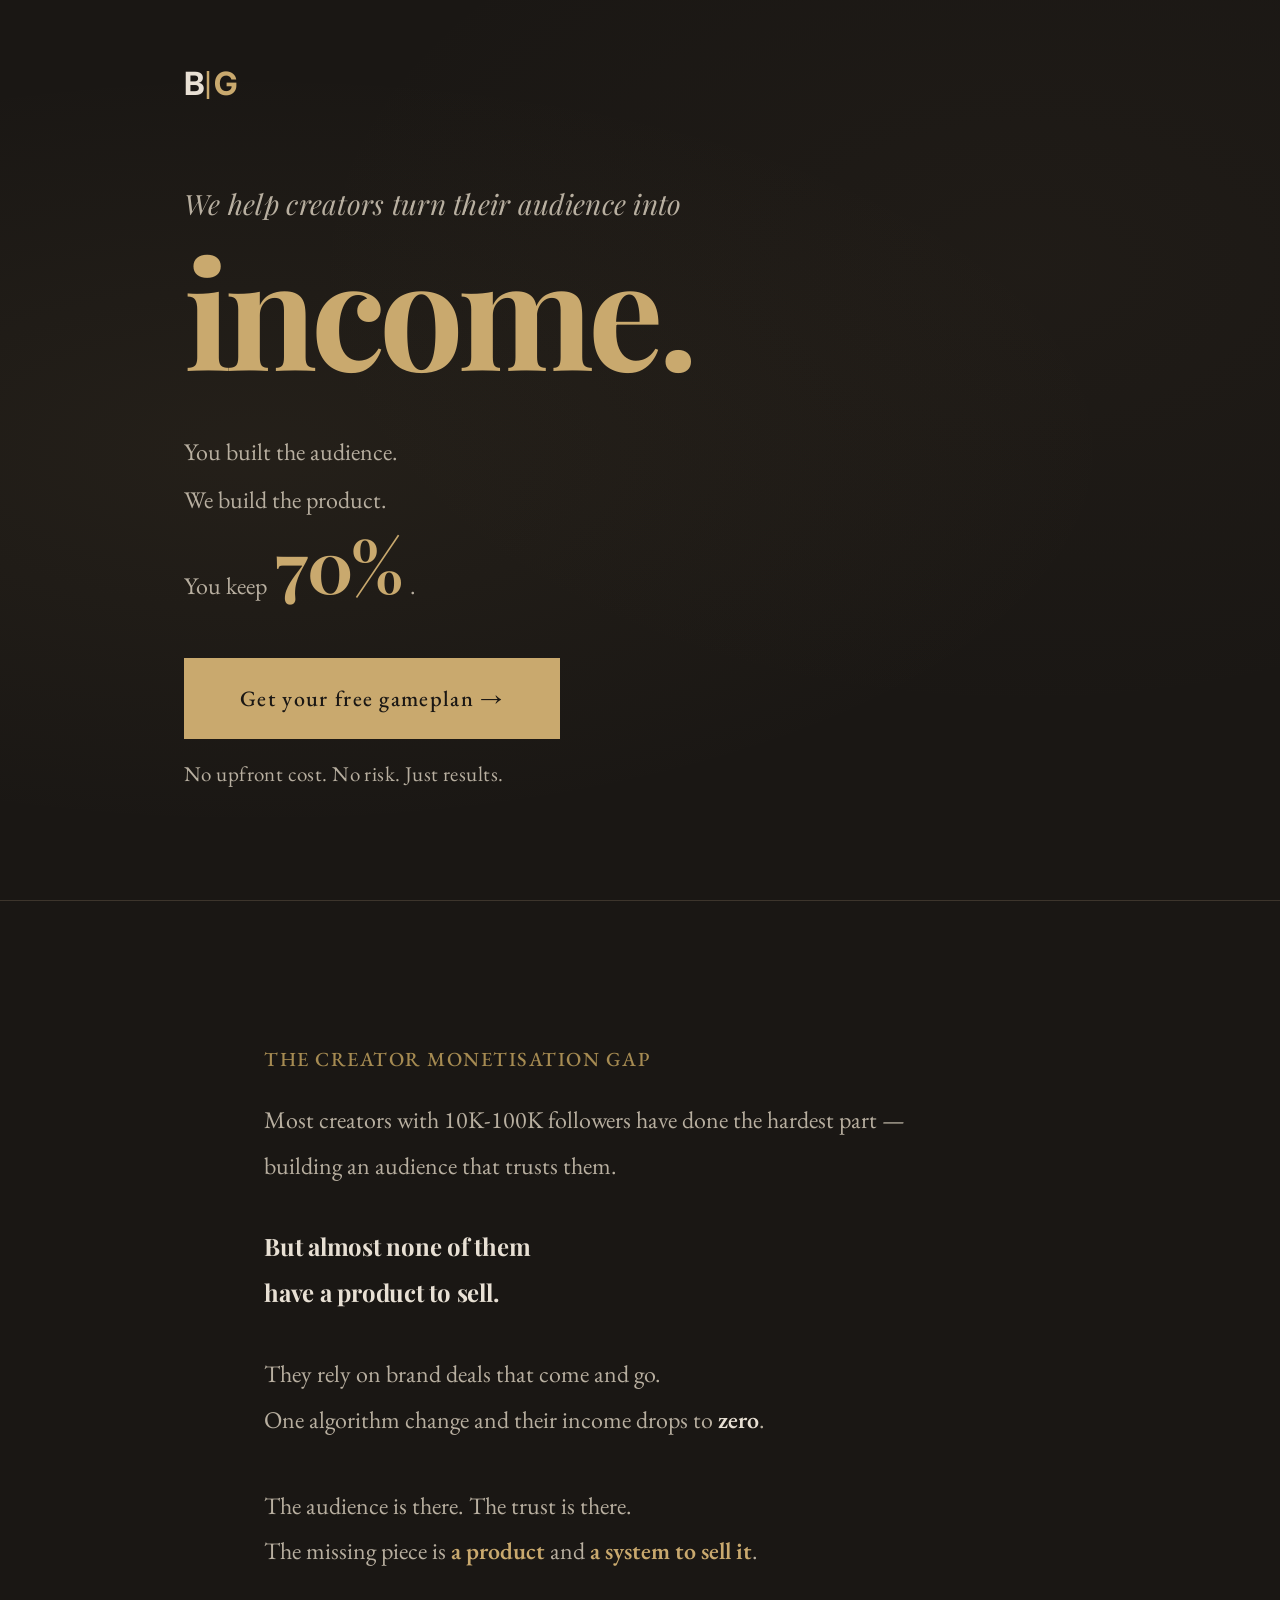
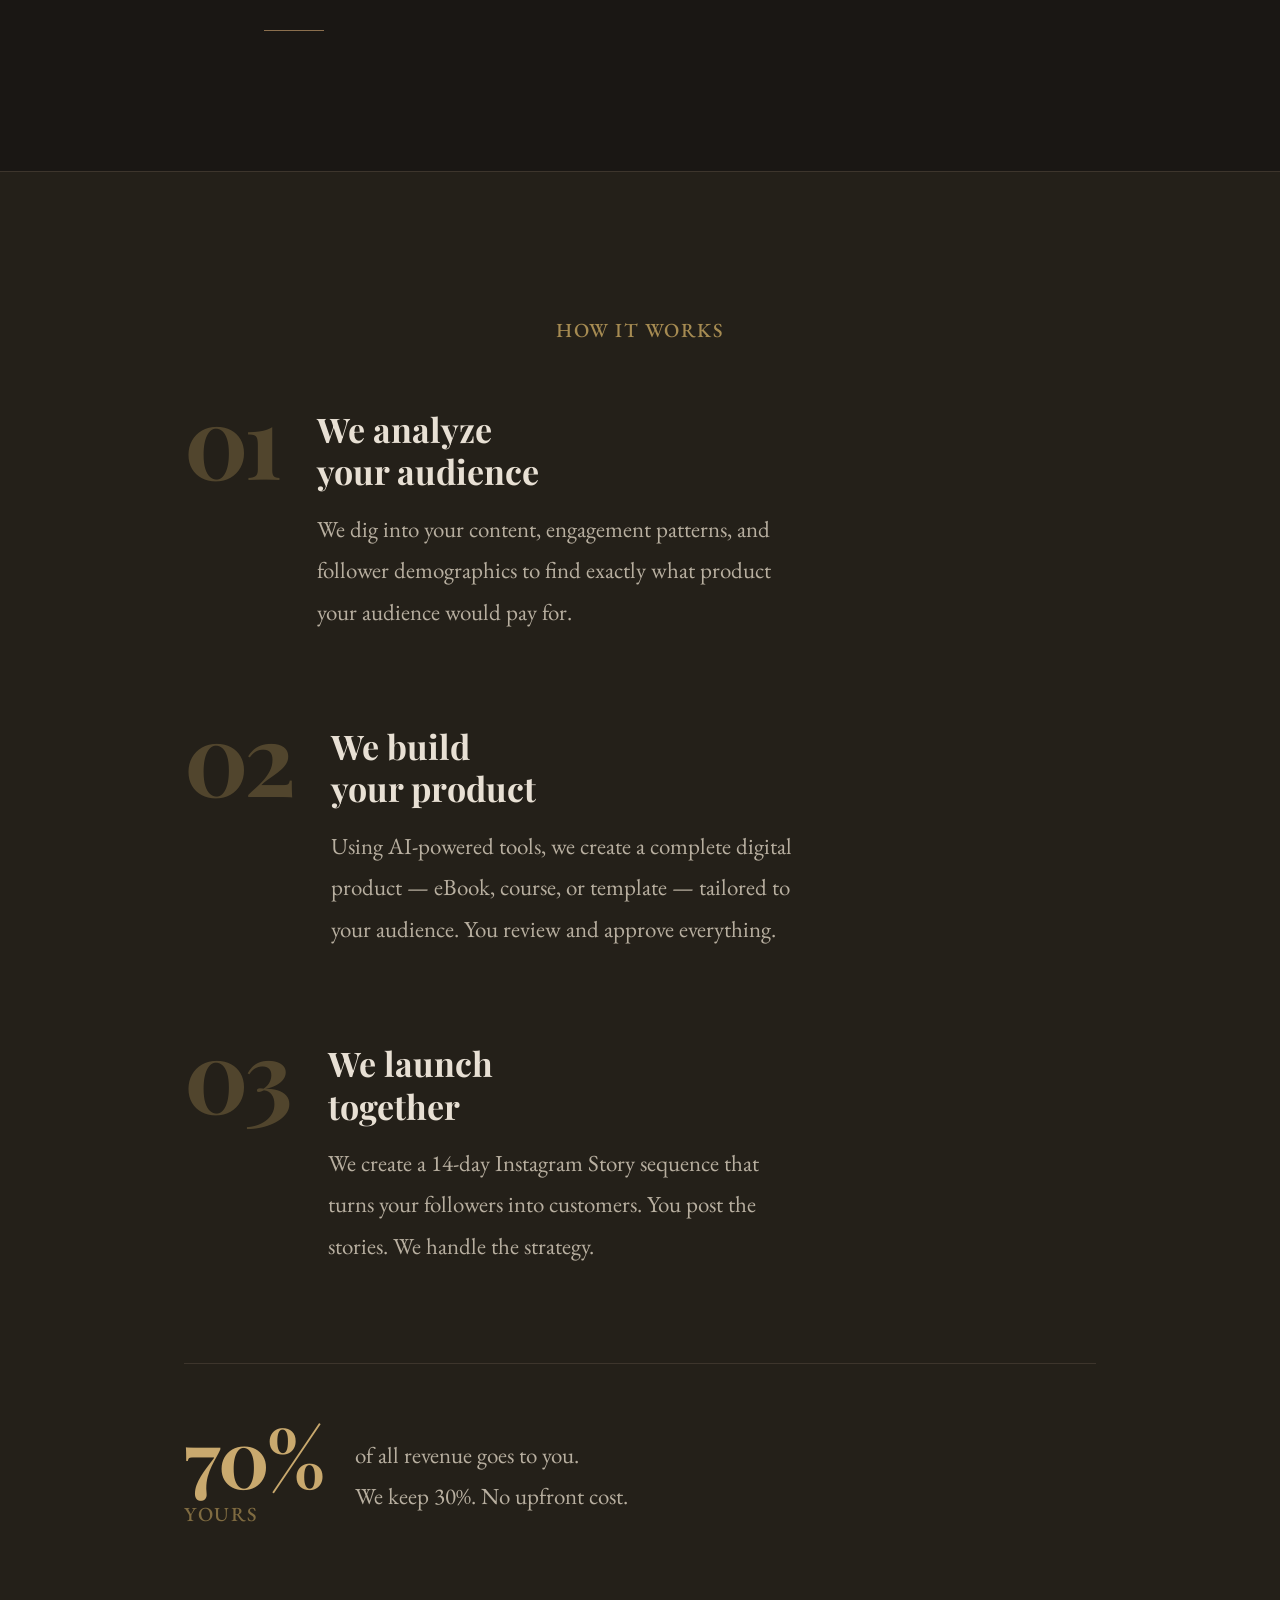
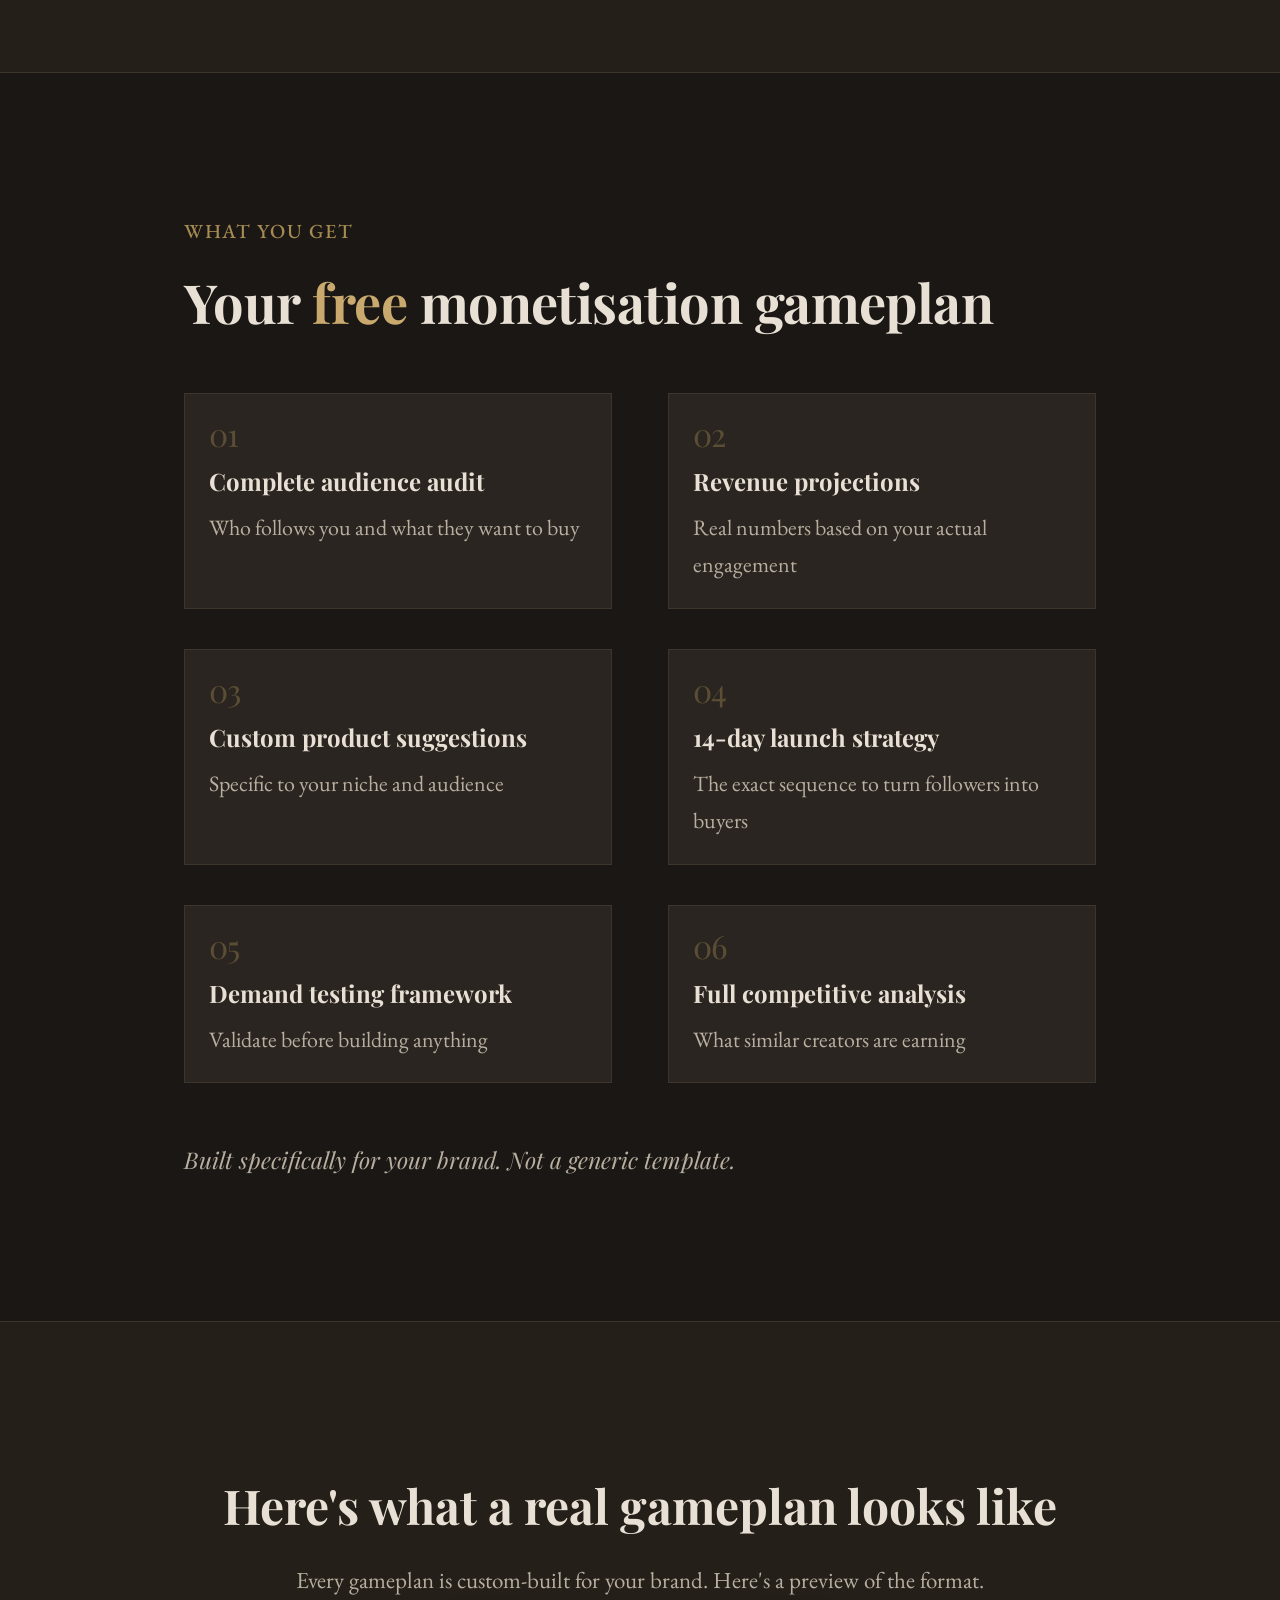
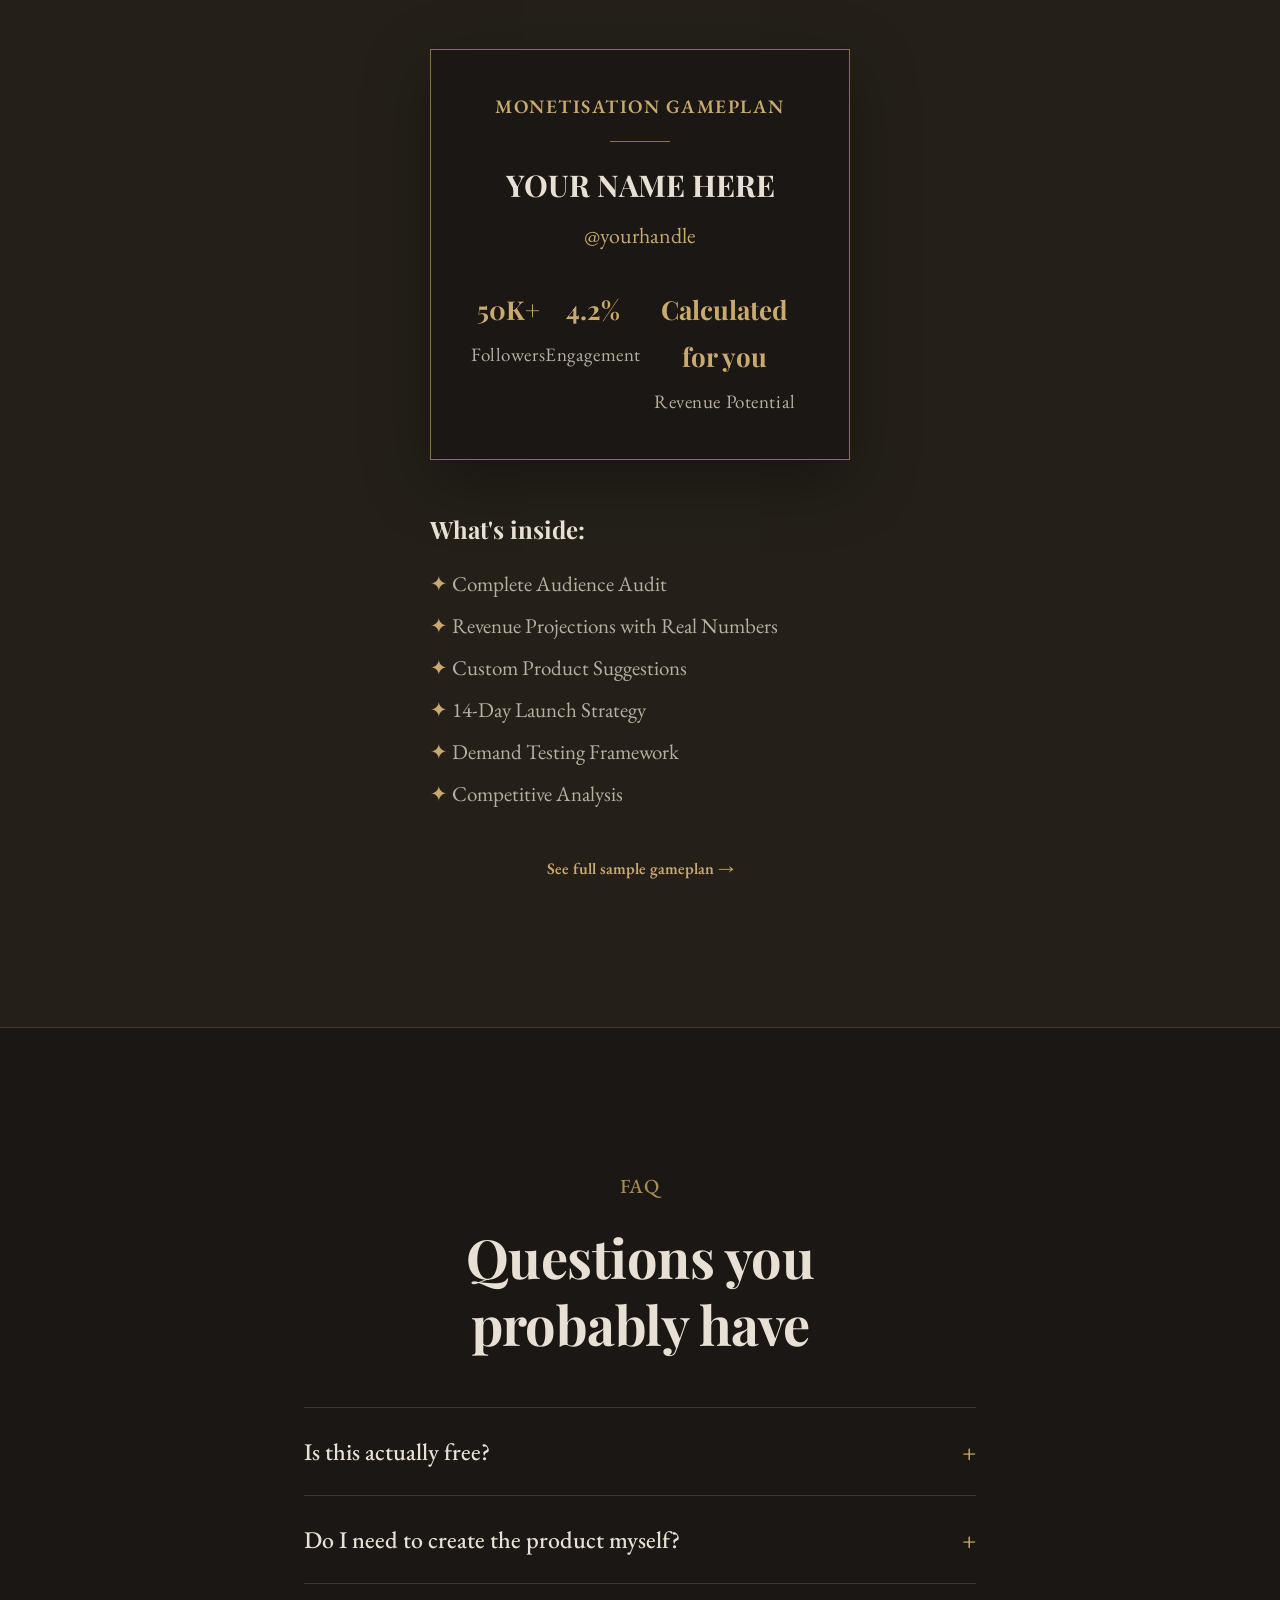
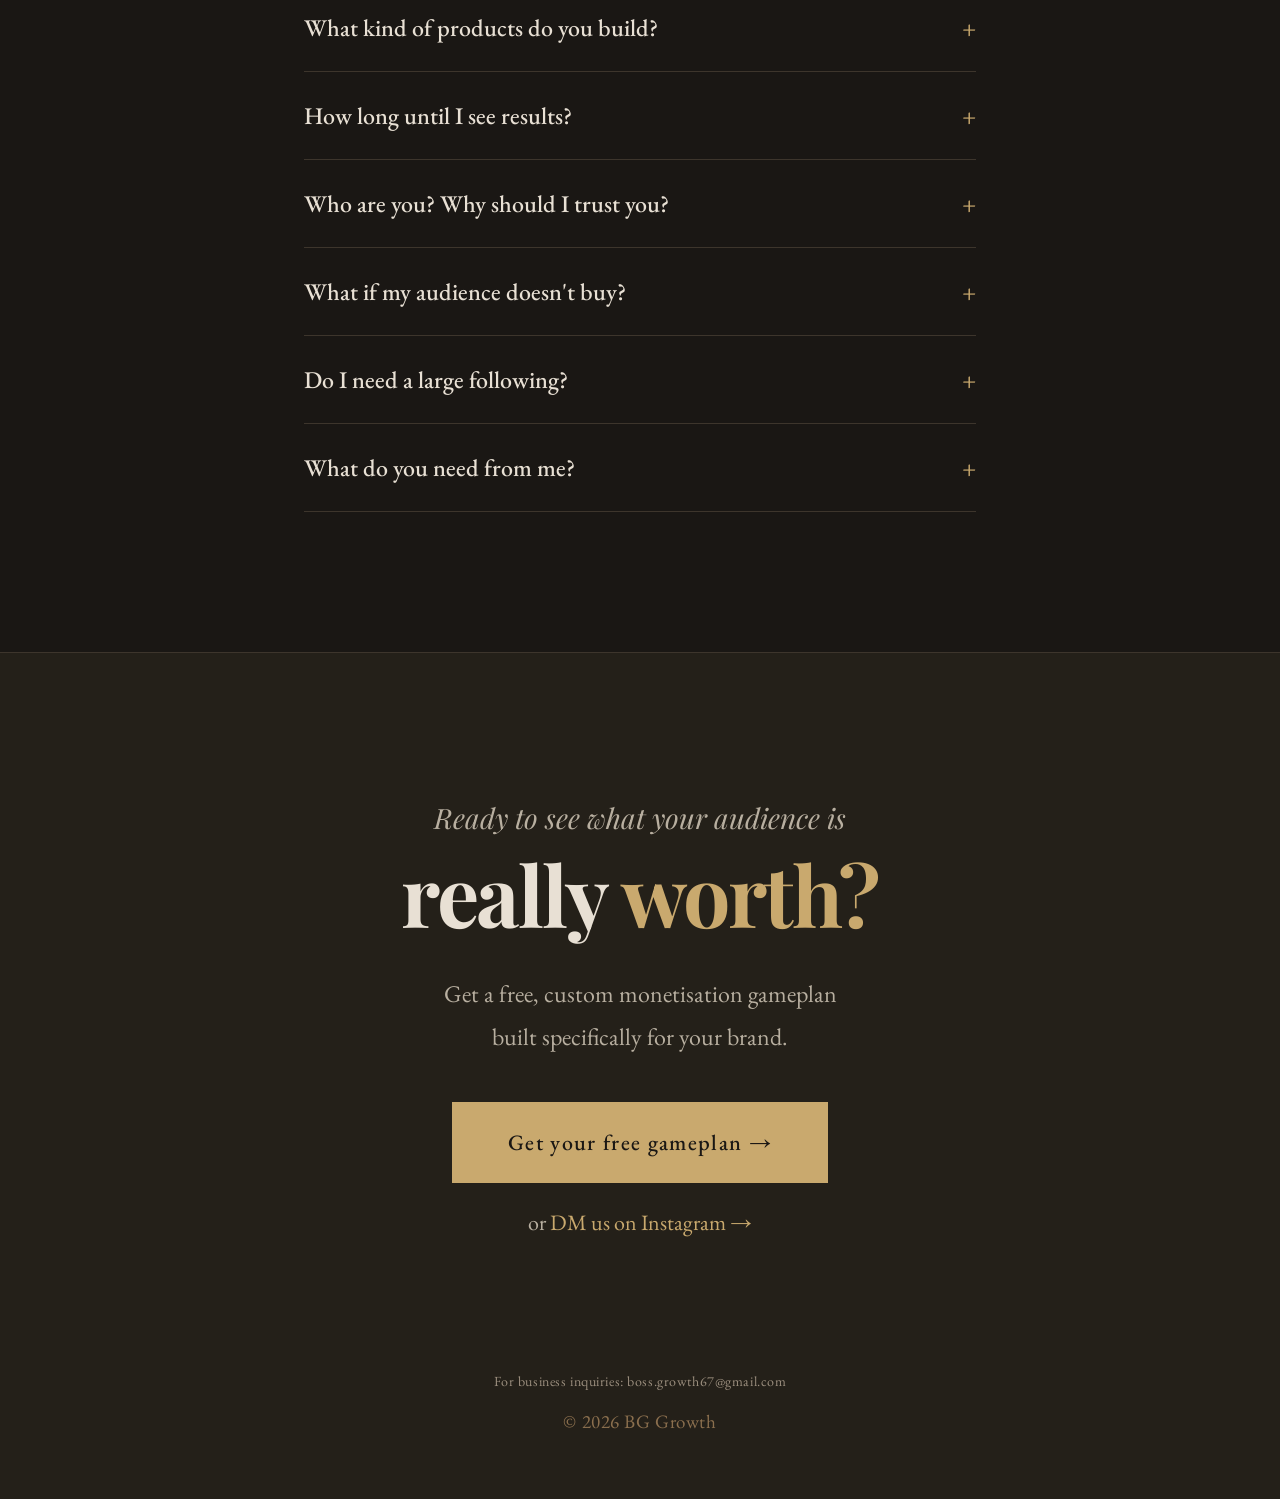
<file: index.html>
<!DOCTYPE html>
<html lang="en">
<head>
  <meta charset="UTF-8">
  <meta name="viewport" content="width=device-width, initial-scale=1.0">
  <meta name="description" content="BG Growth helps Instagram creators monetise their audience with digital products. Free custom gameplan. No upfront cost.">
  <meta property="og:title" content="BG Growth — Turn Your Audience Into Income">
  <meta property="og:description" content="BG Growth helps Instagram creators monetise their audience with digital products. Free custom gameplan. No upfront cost.">
  <meta property="og:type" content="website">
  <title>BG Growth — Turn Your Audience Into Income</title>
  <link rel="preconnect" href="https://fonts.googleapis.com">
  <link rel="preconnect" href="https://fonts.gstatic.com" crossorigin>
  <link href="https://fonts.googleapis.com/css2?family=EB+Garamond:ital,wght@0,400;0,500;0,600;1,400&family=Inter:wght@400;600;700&family=Playfair+Display:ital,wght@0,400;0,700;1,400&display=swap" rel="stylesheet">
  <link rel="stylesheet" href="style.css">
</head>
<body>

  <!-- Hero -->
  <section class="hero" id="hero">
    <div class="container">
      <div class="logo" aria-label="BG Growth logo">
        <svg width="60" height="36" viewBox="0 0 60 36" xmlns="http://www.w3.org/2000/svg">
          <text x="0" y="28" font-family="Inter, sans-serif" font-weight="700" font-size="32" fill="#e8e0d4">B</text>
          <line x1="24" y1="4" x2="24" y2="32" stroke="#c9a96e" stroke-width="2.5"/>
          <text x="30" y="28" font-family="Inter, sans-serif" font-weight="700" font-size="32" fill="#c9a96e">G</text>
        </svg>
      </div>
      <div class="hero-text fade-in">
        <p class="hero-lead">We help creators turn their audience into</p>
        <h1 class="hero-big"><span class="gold">income.</span></h1>
      </div>
      <div class="hero-sub fade-in">
        <p>You built the audience.</p>
        <p>We build the product.</p>
        <p class="hero-sub-highlight">You keep <span class="big-inline gold">70%</span>.</p>
      </div>
      <a href="mailto:boss.growth67@gmail.com?subject=I%20want%20my%20free%20gameplan" class="btn fade-in">Get your free gameplan &rarr;</a>
      <p class="hero-note fade-in">No upfront cost. No risk. Just results.</p>
    </div>
  </section>

  <!-- The Problem -->
  <section class="problem" id="problem">
    <div class="container container--wide">
      <div class="problem-intro fade-in">
        <p class="small-label">The creator monetisation gap</p>
      </div>
      <div class="problem-lines">
        <p class="fade-in dim">Most creators with 10K-100K followers have done the hardest part —</p>
        <p class="fade-in dim">building an audience that trusts them.</p>
        <p class="fade-in problem-big">But almost none of them<br>have a product to sell.</p>
        <p class="fade-in dim">They rely on brand deals that come and go.</p>
        <p class="fade-in dim">One algorithm change and their income drops to <strong class="text-white">zero</strong>.</p>
      </div>
      <div class="problem-punchline fade-in">
        <p class="dim">The audience is there. The trust is there.</p>
        <p>The missing piece is <strong class="gold">a product</strong> and <strong class="gold">a system to sell it</strong>.</p>
      </div>
      <div class="gold-line fade-in"></div>
    </div>
  </section>

  <!-- How It Works -->
  <section class="how" id="how">
    <div class="container">
      <p class="small-label small-label--center fade-in">How it works</p>
      <div class="steps">
        <div class="step fade-in">
          <span class="step-num">01</span>
          <div class="step-content">
            <h3 class="step-title">We analyze<br>your audience</h3>
            <p class="step-desc">We dig into your content, engagement patterns, and follower demographics to find exactly what product your audience would pay for.</p>
          </div>
        </div>
        <div class="step fade-in">
          <span class="step-num">02</span>
          <div class="step-content">
            <h3 class="step-title">We build<br>your product</h3>
            <p class="step-desc">Using AI-powered tools, we create a complete digital product — eBook, course, or template — tailored to your audience. You review and approve everything.</p>
          </div>
        </div>
        <div class="step fade-in">
          <span class="step-num">03</span>
          <div class="step-content">
            <h3 class="step-title">We launch<br>together</h3>
            <p class="step-desc">We create a 14-day Instagram Story sequence that turns your followers into customers. You post the stories. We handle the strategy.</p>
          </div>
        </div>
      </div>
      <div class="how-highlight fade-in">
        <div class="highlight-block">
          <span class="highlight-big">70%</span>
          <span class="highlight-label">yours</span>
        </div>
        <div class="highlight-detail">
          <p>of all revenue goes to you.</p>
          <p>We keep 30%. No upfront cost.</p>
        </div>
      </div>
    </div>
  </section>

  <!-- What You Get -->
  <section class="offer" id="offer">
    <div class="container">
      <p class="small-label fade-in">What you get</p>
      <h2 class="offer-heading fade-in">Your <span class="gold">free</span> monetisation gameplan</h2>
      <div class="offer-grid">
        <div class="offer-item fade-in">
          <span class="offer-num gold">01</span>
          <strong class="offer-item-title">Complete audience audit</strong>
          <span class="offer-item-desc">Who follows you and what they want to buy</span>
        </div>
        <div class="offer-item fade-in">
          <span class="offer-num gold">02</span>
          <strong class="offer-item-title">Revenue projections</strong>
          <span class="offer-item-desc">Real numbers based on your actual engagement</span>
        </div>
        <div class="offer-item fade-in">
          <span class="offer-num gold">03</span>
          <strong class="offer-item-title">Custom product suggestions</strong>
          <span class="offer-item-desc">Specific to your niche and audience</span>
        </div>
        <div class="offer-item fade-in">
          <span class="offer-num gold">04</span>
          <strong class="offer-item-title">14-day launch strategy</strong>
          <span class="offer-item-desc">The exact sequence to turn followers into buyers</span>
        </div>
        <div class="offer-item fade-in">
          <span class="offer-num gold">05</span>
          <strong class="offer-item-title">Demand testing framework</strong>
          <span class="offer-item-desc">Validate before building anything</span>
        </div>
        <div class="offer-item fade-in">
          <span class="offer-num gold">06</span>
          <strong class="offer-item-title">Full competitive analysis</strong>
          <span class="offer-item-desc">What similar creators are earning</span>
        </div>
      </div>
      <p class="offer-note fade-in">Built specifically for your brand. Not a generic template.</p>
    </div>
  </section>

  <!-- Sample Gameplan -->
  <section class="sample" id="sample">
    <div class="container container--center">
      <h2 class="sample-heading fade-in">Here's what a real gameplan looks like</h2>
      <p class="sample-sub fade-in">Every gameplan is custom-built for your brand. Here's a preview of the format.</p>

      <div class="sample-card fade-in">
        <span class="sample-card-label">MONETISATION GAMEPLAN</span>
        <div class="sample-card-line"></div>
        <h3 class="sample-card-name">YOUR NAME HERE</h3>
        <p class="sample-card-handle">@yourhandle</p>
        <div class="sample-card-stats">
          <div class="sample-stat">
            <span class="sample-stat-num">50K+</span>
            <span class="sample-stat-label">Followers</span>
          </div>
          <div class="sample-stat">
            <span class="sample-stat-num">4.2%</span>
            <span class="sample-stat-label">Engagement</span>
          </div>
          <div class="sample-stat">
            <span class="sample-stat-num">Calculated for you</span>
            <span class="sample-stat-label">Revenue Potential</span>
          </div>
        </div>
      </div>

      <div class="sample-list fade-in">
        <p class="sample-list-heading">What's inside:</p>
        <p class="sample-list-item"><span class="gold">✦</span> Complete Audience Audit</p>
        <p class="sample-list-item"><span class="gold">✦</span> Revenue Projections with Real Numbers</p>
        <p class="sample-list-item"><span class="gold">✦</span> Custom Product Suggestions</p>
        <p class="sample-list-item"><span class="gold">✦</span> 14-Day Launch Strategy</p>
        <p class="sample-list-item"><span class="gold">✦</span> Demand Testing Framework</p>
        <p class="sample-list-item"><span class="gold">✦</span> Competitive Analysis</p>
      </div>

      <p class="fade-in" style="margin-top:32px;"><a href="sample.html" style="color:#c9a96e;font-weight:600;font-size:16px;transition:color 0.2s ease;">See full sample gameplan &rarr;</a></p>
    </div>
  </section>

  <!-- FAQ -->
  <section class="faq" id="faq">
    <div class="container container--narrow">
      <p class="small-label small-label--center fade-in">FAQ</p>
      <h2 class="faq-heading fade-in">Questions you<br>probably have</h2>
      <div class="accordion fade-in">
        <div class="accordion-item">
          <button class="accordion-trigger" aria-expanded="false">
            <span>Is this actually free?</span>
            <span class="accordion-icon">+</span>
          </button>
          <div class="accordion-panel" hidden>
            <p>Yes. The gameplan is 100% free with no obligations. If you decide to partner with us, we work on a 70/30 revenue share — you keep 70%. We only make money when you make money.</p>
          </div>
        </div>
        <div class="accordion-item">
          <button class="accordion-trigger" aria-expanded="false">
            <span>Do I need to create the product myself?</span>
            <span class="accordion-icon">+</span>
          </button>
          <div class="accordion-panel" hidden>
            <p>No. We handle product creation from start to finish. You focus on what you do best — creating content and engaging with your audience.</p>
          </div>
        </div>
        <div class="accordion-item">
          <button class="accordion-trigger" aria-expanded="false">
            <span>What kind of products do you build?</span>
            <span class="accordion-icon">+</span>
          </button>
          <div class="accordion-panel" hidden>
            <p>It depends on your audience. Could be an eBook, online course, template pack, coaching program, or community membership. We analyze your content to determine what sells best.</p>
          </div>
        </div>
        <div class="accordion-item">
          <button class="accordion-trigger" aria-expanded="false">
            <span>How long until I see results?</span>
            <span class="accordion-icon">+</span>
          </button>
          <div class="accordion-panel" hidden>
            <p>From partnership to first sale, typically 3-4 weeks. The launch itself runs over 14 days.</p>
          </div>
        </div>
        <div class="accordion-item">
          <button class="accordion-trigger" aria-expanded="false">
            <span>Who are you? Why should I trust you?</span>
            <span class="accordion-icon">+</span>
          </button>
          <div class="accordion-panel" hidden>
            <p>We're BG Growth, a small growth marketing team that specializes in helping creators launch digital products. We're not a big agency — we work with a limited number of creators at a time so we can give each project real attention. Check out our <a href="sample.html" style="color:#c9a96e;font-weight:600;">sample gameplan</a> to see the quality of work we deliver.</p>
          </div>
        </div>
        <div class="accordion-item">
          <button class="accordion-trigger" aria-expanded="false">
            <span>What if my audience doesn't buy?</span>
            <span class="accordion-icon">+</span>
          </button>
          <div class="accordion-panel" hidden>
            <p>That's exactly why we start with a demand test before building anything. We create a simple 3-slide post for you to share. If your audience responds, we move forward. If not, we try a different angle or product concept. You never invest time or money into something unvalidated.</p>
          </div>
        </div>
        <div class="accordion-item">
          <button class="accordion-trigger" aria-expanded="false">
            <span>Do I need a large following?</span>
            <span class="accordion-icon">+</span>
          </button>
          <div class="accordion-panel" hidden>
            <p>No. We work with creators who have 10K to 100K followers. In fact, smaller creators often see higher conversion rates because their audience trusts them more. It's not about size — it's about engagement.</p>
          </div>
        </div>
        <div class="accordion-item">
          <button class="accordion-trigger" aria-expanded="false">
            <span>What do you need from me?</span>
            <span class="accordion-icon">+</span>
          </button>
          <div class="accordion-panel" hidden>
            <p>Just your content and your authenticity. We handle product creation, sales pages, launch strategy, and email sequences. During launch, we send you daily story scripts to post. That's it — you keep doing what you do best.</p>
          </div>
        </div>
      </div>
    </div>
  </section>

  <!-- Final CTA -->
  <section class="final-cta" id="cta">
    <div class="container container--center">
      <p class="final-lead fade-in">Ready to see what your audience is</p>
      <h2 class="final-headline fade-in">really <span class="gold">worth?</span></h2>
      <p class="final-sub fade-in">Get a free, custom monetisation gameplan<br>built specifically for your brand.</p>
      <a href="mailto:boss.growth67@gmail.com?subject=I%20want%20my%20free%20gameplan" class="btn fade-in">Get your free gameplan &rarr;</a>
      <p class="final-dm fade-in">or <a href="https://instagram.com/boss_growth67" target="_blank" rel="noopener">DM us on Instagram &rarr;</a></p>
      <footer class="footer">
        <p style="margin-bottom:8px;"><a href="mailto:boss.growth67@gmail.com" style="color:#9B8E7E;font-size:14px;transition:color 0.3s;">For business inquiries: boss.growth67@gmail.com</a></p>
        <p>&copy; 2026 BG Growth</p>
      </footer>
    </div>
  </section>

  <script src="script.js"></script>
</body>
</html>
</file>
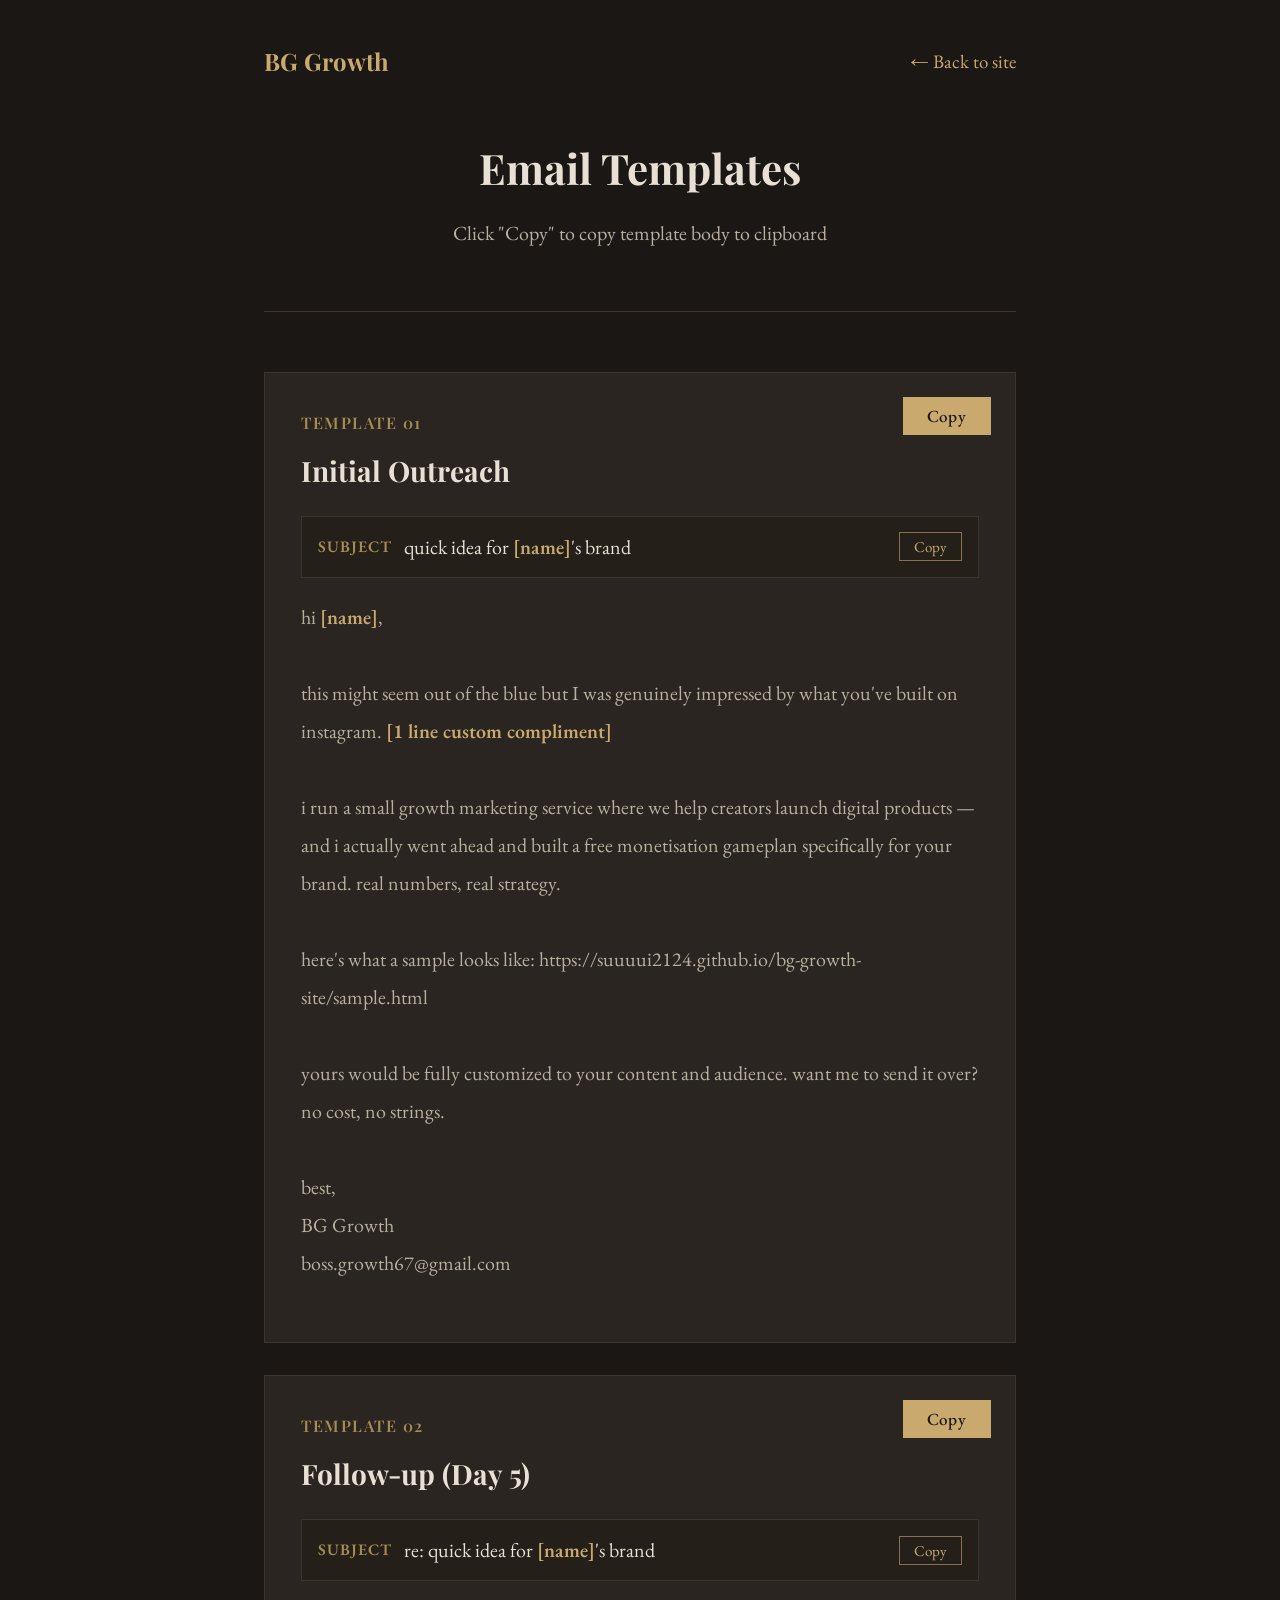
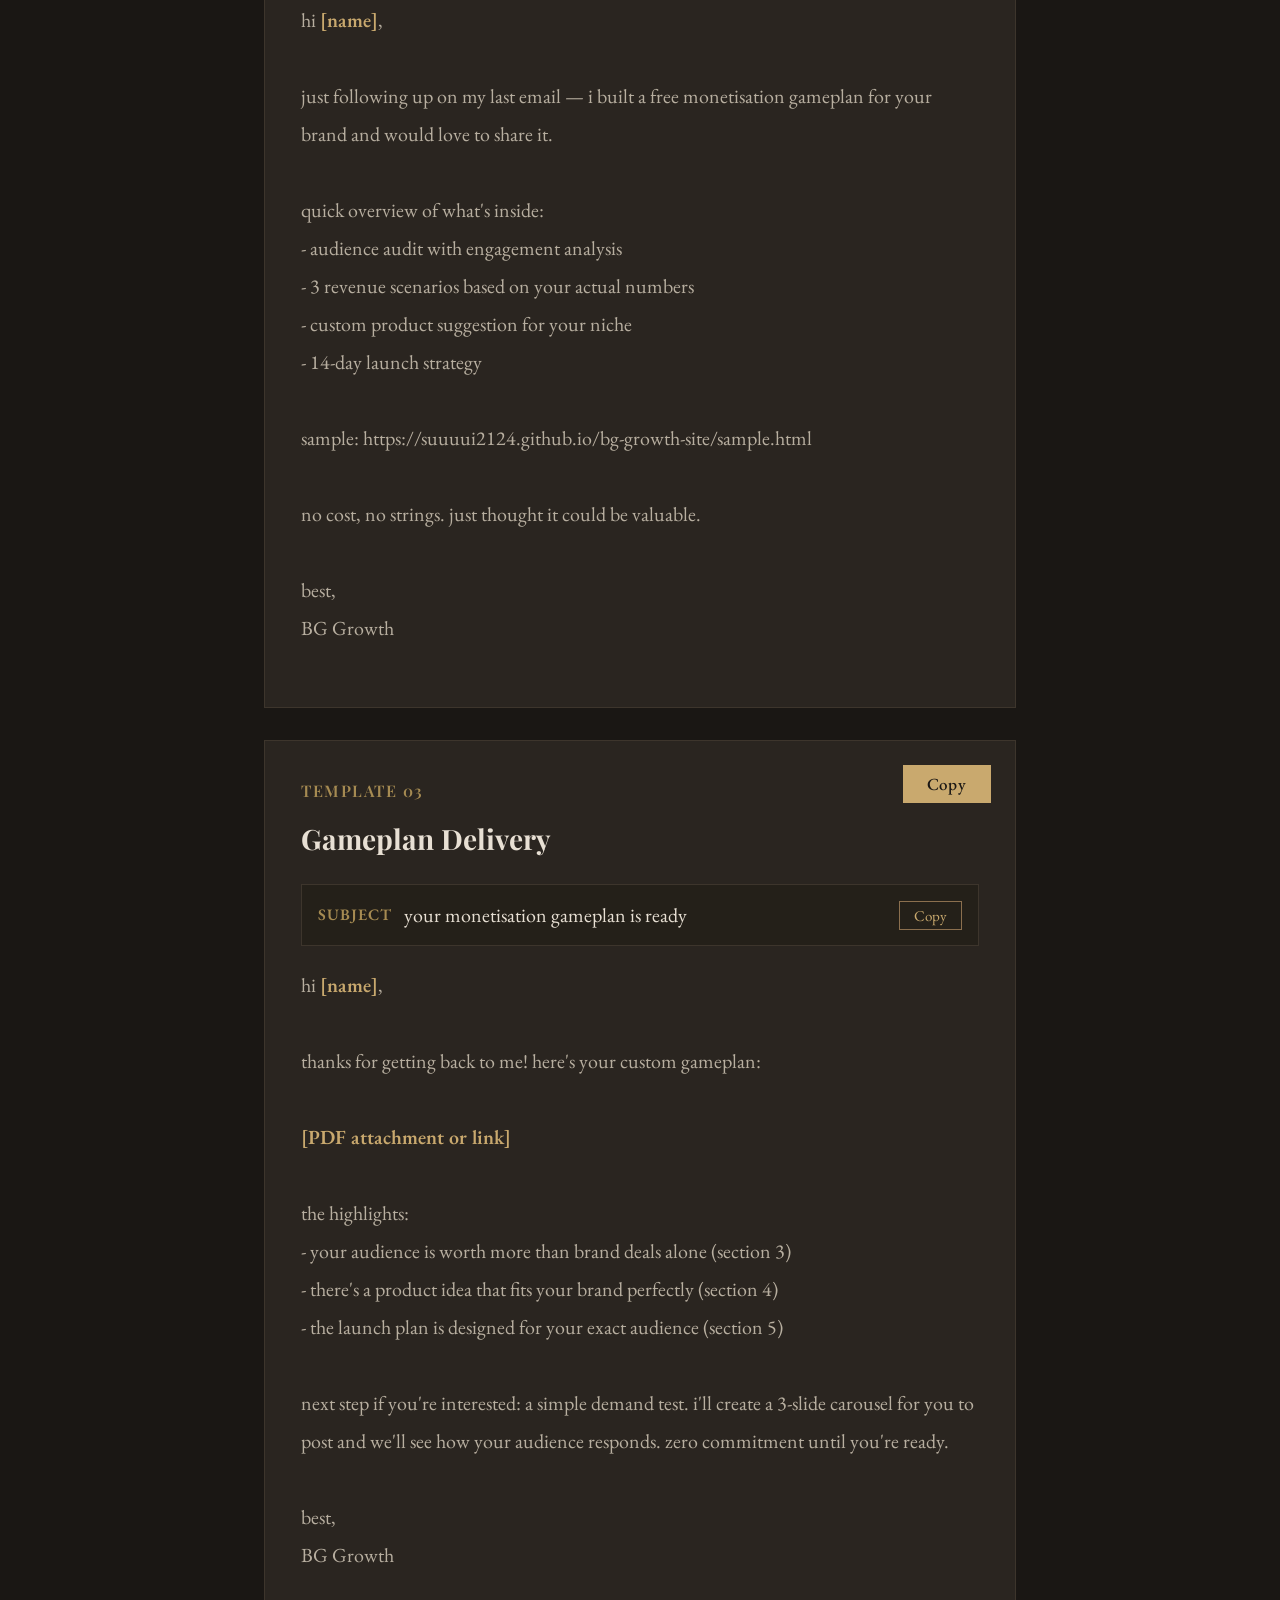
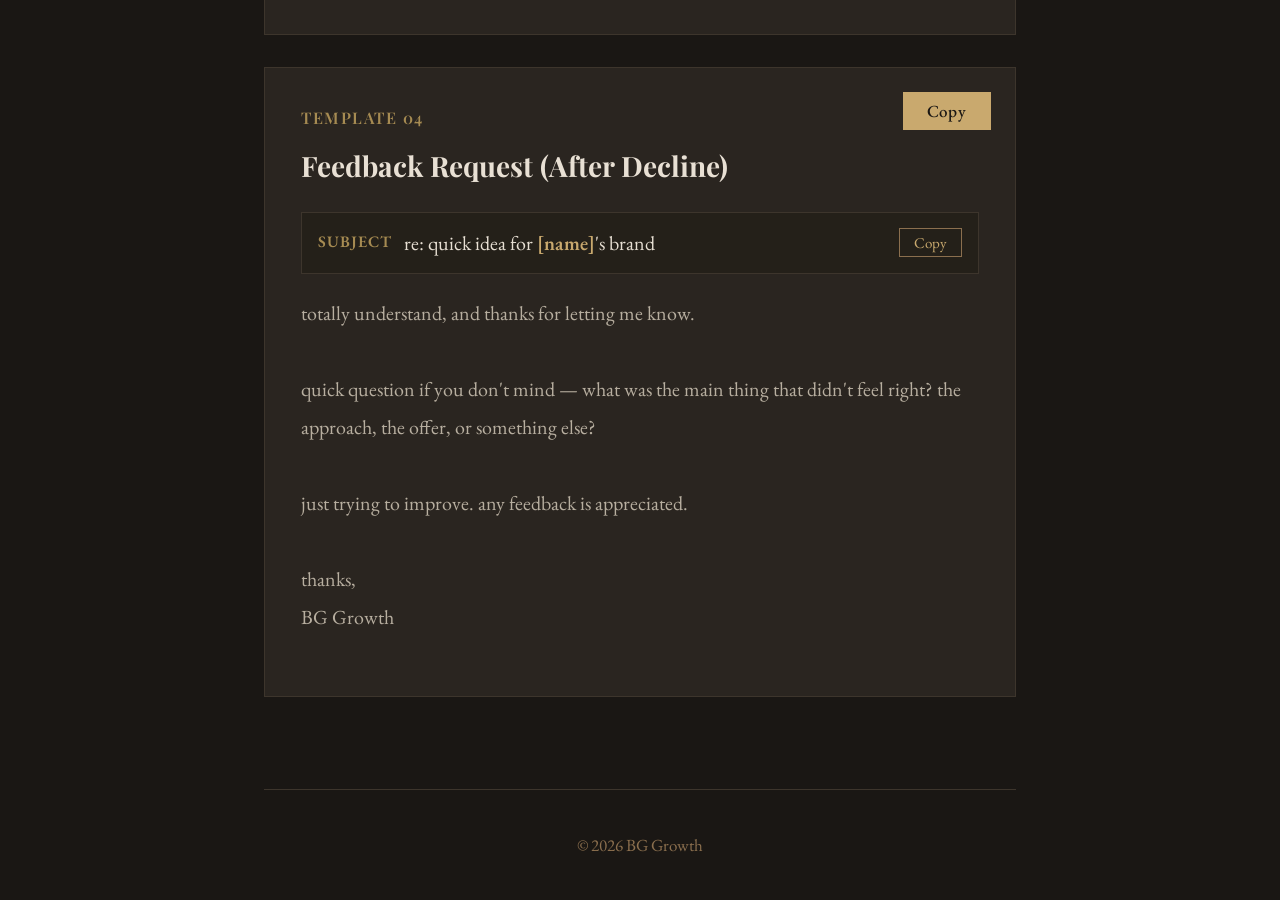
<file: email-templates.html>
<!DOCTYPE html>
<html lang="en">
<head>
  <meta charset="UTF-8">
  <meta name="viewport" content="width=device-width, initial-scale=1.0">
  <title>Email Templates — BG Growth</title>
  <link rel="preconnect" href="https://fonts.googleapis.com">
  <link rel="preconnect" href="https://fonts.gstatic.com" crossorigin>
  <link href="https://fonts.googleapis.com/css2?family=EB+Garamond:ital,wght@0,400;0,500;0,600;1,400&family=Playfair+Display:ital,wght@0,400;0,700;1,400&display=swap" rel="stylesheet">
  <style>
    :root {
      --bg-primary: #1a1714;
      --bg-secondary: #242019;
      --bg-card: #2a2520;
      --text-primary: #e8e0d4;
      --text-secondary: #b8afa0;
      --accent-gold: #c9a96e;
      --accent-gold-dim: #a68b52;
      --accent-warm: #8b6f4e;
      --border: #3d352c;
    }

    *, *::before, *::after { margin: 0; padding: 0; box-sizing: border-box; }
    html { scroll-behavior: smooth; }

    body {
      font-family: 'EB Garamond', 'Georgia', serif;
      background: var(--bg-primary);
      color: var(--text-primary);
      line-height: 1.8;
      font-size: 20px;
    }

    .container {
      max-width: 800px;
      margin: 0 auto;
      padding: 0 24px;
    }

    /* Header */
    .header {
      padding: 40px 0 60px;
      border-bottom: 1px solid var(--border);
    }

    .header-inner {
      display: flex;
      justify-content: space-between;
      align-items: center;
      margin-bottom: 48px;
    }

    .logo {
      font-family: 'Playfair Display', serif;
      font-size: 24px;
      font-weight: 700;
      color: var(--accent-gold);
    }

    .back-link {
      font-size: 19px;
      color: var(--accent-gold);
      text-decoration: none;
      transition: color 0.3s;
    }

    .back-link:hover { color: var(--accent-gold-dim); }

    .page-title {
      font-family: 'Playfair Display', serif;
      font-size: 42px;
      font-weight: 700;
      text-align: center;
      margin-bottom: 8px;
    }

    .page-sub {
      text-align: center;
      color: var(--text-secondary);
      font-size: 20px;
    }

    /* Template Cards */
    .templates {
      padding: 60px 0;
    }

    .template-card {
      background: var(--bg-card);
      border: 1px solid var(--border);
      padding: 36px;
      margin-bottom: 32px;
      position: relative;
      transition: border-color 0.3s;
    }

    .template-card:hover {
      border-color: var(--accent-warm);
    }

    .template-num {
      font-family: 'Playfair Display', serif;
      font-size: 16px;
      font-weight: 600;
      color: var(--accent-gold-dim);
      letter-spacing: 1.5px;
      text-transform: uppercase;
      margin-bottom: 8px;
    }

    .template-title {
      font-family: 'Playfair Display', serif;
      font-size: 28px;
      font-weight: 700;
      color: var(--text-primary);
      margin-bottom: 20px;
    }

    /* Subject line */
    .subject-row {
      display: flex;
      align-items: center;
      gap: 12px;
      margin-bottom: 20px;
      padding: 12px 16px;
      background: var(--bg-secondary);
      border: 1px solid var(--border);
    }

    .subject-label {
      font-size: 16px;
      font-weight: 600;
      color: var(--accent-gold-dim);
      letter-spacing: 1px;
      text-transform: uppercase;
      flex-shrink: 0;
    }

    .subject-text {
      font-size: 20px;
      color: var(--text-primary);
      flex: 1;
    }

    .subject-text .placeholder {
      color: var(--accent-gold);
      font-weight: 600;
    }

    .btn-copy-subject {
      background: transparent;
      border: 1px solid var(--accent-warm);
      color: var(--accent-gold);
      font-family: 'EB Garamond', serif;
      font-size: 15px;
      padding: 4px 14px;
      cursor: pointer;
      transition: all 0.3s;
      flex-shrink: 0;
    }

    .btn-copy-subject:hover {
      background: rgba(201, 169, 110, 0.1);
    }

    /* Body */
    .template-body {
      font-size: 20px;
      color: var(--text-secondary);
      line-height: 1.9;
      white-space: pre-wrap;
      margin-bottom: 24px;
    }

    .template-body .placeholder {
      color: var(--accent-gold);
      font-weight: 600;
    }

    /* Copy button */
    .btn-copy {
      position: absolute;
      top: 24px;
      right: 24px;
      background: var(--accent-gold);
      color: var(--bg-primary);
      border: none;
      font-family: 'EB Garamond', serif;
      font-size: 17px;
      font-weight: 500;
      padding: 8px 24px;
      cursor: pointer;
      letter-spacing: 0.05em;
      transition: all 0.3s;
    }

    .btn-copy:hover {
      background: var(--accent-gold-dim);
      transform: translateY(-1px);
    }

    .btn-copy.copied {
      background: var(--accent-warm);
    }

    /* Footer */
    .footer {
      border-top: 1px solid var(--border);
      padding: 40px 0;
      text-align: center;
    }

    .footer p {
      font-size: 17px;
      color: var(--accent-warm);
    }

    /* Responsive */
    @media (max-width: 640px) {
      .page-title { font-size: 30px; }
      .template-card { padding: 24px; }
      .template-title { font-size: 22px; }
      .btn-copy { position: static; margin-bottom: 20px; display: block; text-align: center; }
      .subject-row { flex-direction: column; gap: 8px; align-items: flex-start; }
    }
  </style>
</head>
<body>

  <div class="container">
    <div class="header">
      <div class="header-inner">
        <div class="logo">BG Growth</div>
        <a href="index.html" class="back-link">&larr; Back to site</a>
      </div>
      <h1 class="page-title">Email Templates</h1>
      <p class="page-sub">Click "Copy" to copy template body to clipboard</p>
    </div>

    <div class="templates">

      <!-- Template 1 -->
      <div class="template-card">
        <button class="btn-copy" onclick="copyBody(this, 'body1')">Copy</button>
        <div class="template-num">Template 01</div>
        <h2 class="template-title">Initial Outreach</h2>
        <div class="subject-row">
          <span class="subject-label">Subject</span>
          <span class="subject-text">quick idea for <span class="placeholder">[name]</span>'s brand</span>
          <button class="btn-copy-subject" onclick="copySubject(this, 'quick idea for [name]\'s brand')">Copy</button>
        </div>
        <div class="template-body" id="body1">hi <span class="placeholder">[name]</span>,

this might seem out of the blue but I was genuinely impressed by what you've built on instagram. <span class="placeholder">[1 line custom compliment]</span>

i run a small growth marketing service where we help creators launch digital products — and i actually went ahead and built a free monetisation gameplan specifically for your brand. real numbers, real strategy.

here's what a sample looks like: https://suuuui2124.github.io/bg-growth-site/sample.html

yours would be fully customized to your content and audience. want me to send it over? no cost, no strings.

best,
BG Growth
boss.growth67@gmail.com</div>
      </div>

      <!-- Template 2 -->
      <div class="template-card">
        <button class="btn-copy" onclick="copyBody(this, 'body2')">Copy</button>
        <div class="template-num">Template 02</div>
        <h2 class="template-title">Follow-up (Day 5)</h2>
        <div class="subject-row">
          <span class="subject-label">Subject</span>
          <span class="subject-text">re: quick idea for <span class="placeholder">[name]</span>'s brand</span>
          <button class="btn-copy-subject" onclick="copySubject(this, 're: quick idea for [name]\'s brand')">Copy</button>
        </div>
        <div class="template-body" id="body2">hi <span class="placeholder">[name]</span>,

just following up on my last email — i built a free monetisation gameplan for your brand and would love to share it.

quick overview of what's inside:
- audience audit with engagement analysis
- 3 revenue scenarios based on your actual numbers
- custom product suggestion for your niche
- 14-day launch strategy

sample: https://suuuui2124.github.io/bg-growth-site/sample.html

no cost, no strings. just thought it could be valuable.

best,
BG Growth</div>
      </div>

      <!-- Template 3 -->
      <div class="template-card">
        <button class="btn-copy" onclick="copyBody(this, 'body3')">Copy</button>
        <div class="template-num">Template 03</div>
        <h2 class="template-title">Gameplan Delivery</h2>
        <div class="subject-row">
          <span class="subject-label">Subject</span>
          <span class="subject-text">your monetisation gameplan is ready</span>
          <button class="btn-copy-subject" onclick="copySubject(this, 'your monetisation gameplan is ready')">Copy</button>
        </div>
        <div class="template-body" id="body3">hi <span class="placeholder">[name]</span>,

thanks for getting back to me! here's your custom gameplan:

<span class="placeholder">[PDF attachment or link]</span>

the highlights:
- your audience is worth more than brand deals alone (section 3)
- there's a product idea that fits your brand perfectly (section 4)
- the launch plan is designed for your exact audience (section 5)

next step if you're interested: a simple demand test. i'll create a 3-slide carousel for you to post and we'll see how your audience responds. zero commitment until you're ready.

best,
BG Growth</div>
      </div>

      <!-- Template 4 -->
      <div class="template-card">
        <button class="btn-copy" onclick="copyBody(this, 'body4')">Copy</button>
        <div class="template-num">Template 04</div>
        <h2 class="template-title">Feedback Request (After Decline)</h2>
        <div class="subject-row">
          <span class="subject-label">Subject</span>
          <span class="subject-text">re: quick idea for <span class="placeholder">[name]</span>'s brand</span>
          <button class="btn-copy-subject" onclick="copySubject(this, 're: quick idea for [name]\'s brand')">Copy</button>
        </div>
        <div class="template-body" id="body4">totally understand, and thanks for letting me know.

quick question if you don't mind — what was the main thing that didn't feel right? the approach, the offer, or something else?

just trying to improve. any feedback is appreciated.

thanks,
BG Growth</div>
      </div>

    </div>

    <div class="footer">
      <p>&copy; 2026 BG Growth</p>
    </div>
  </div>

  <script>
    function copyBody(btn, id) {
      const el = document.getElementById(id);
      const text = el.innerText;
      navigator.clipboard.writeText(text).then(function() {
        btn.textContent = 'Copied!';
        btn.classList.add('copied');
        setTimeout(function() {
          btn.textContent = 'Copy';
          btn.classList.remove('copied');
        }, 2000);
      });
    }

    function copySubject(btn, text) {
      navigator.clipboard.writeText(text).then(function() {
        btn.textContent = 'Copied!';
        setTimeout(function() {
          btn.textContent = 'Copy';
        }, 2000);
      });
    }
  </script>

</body>
</html>
</file>
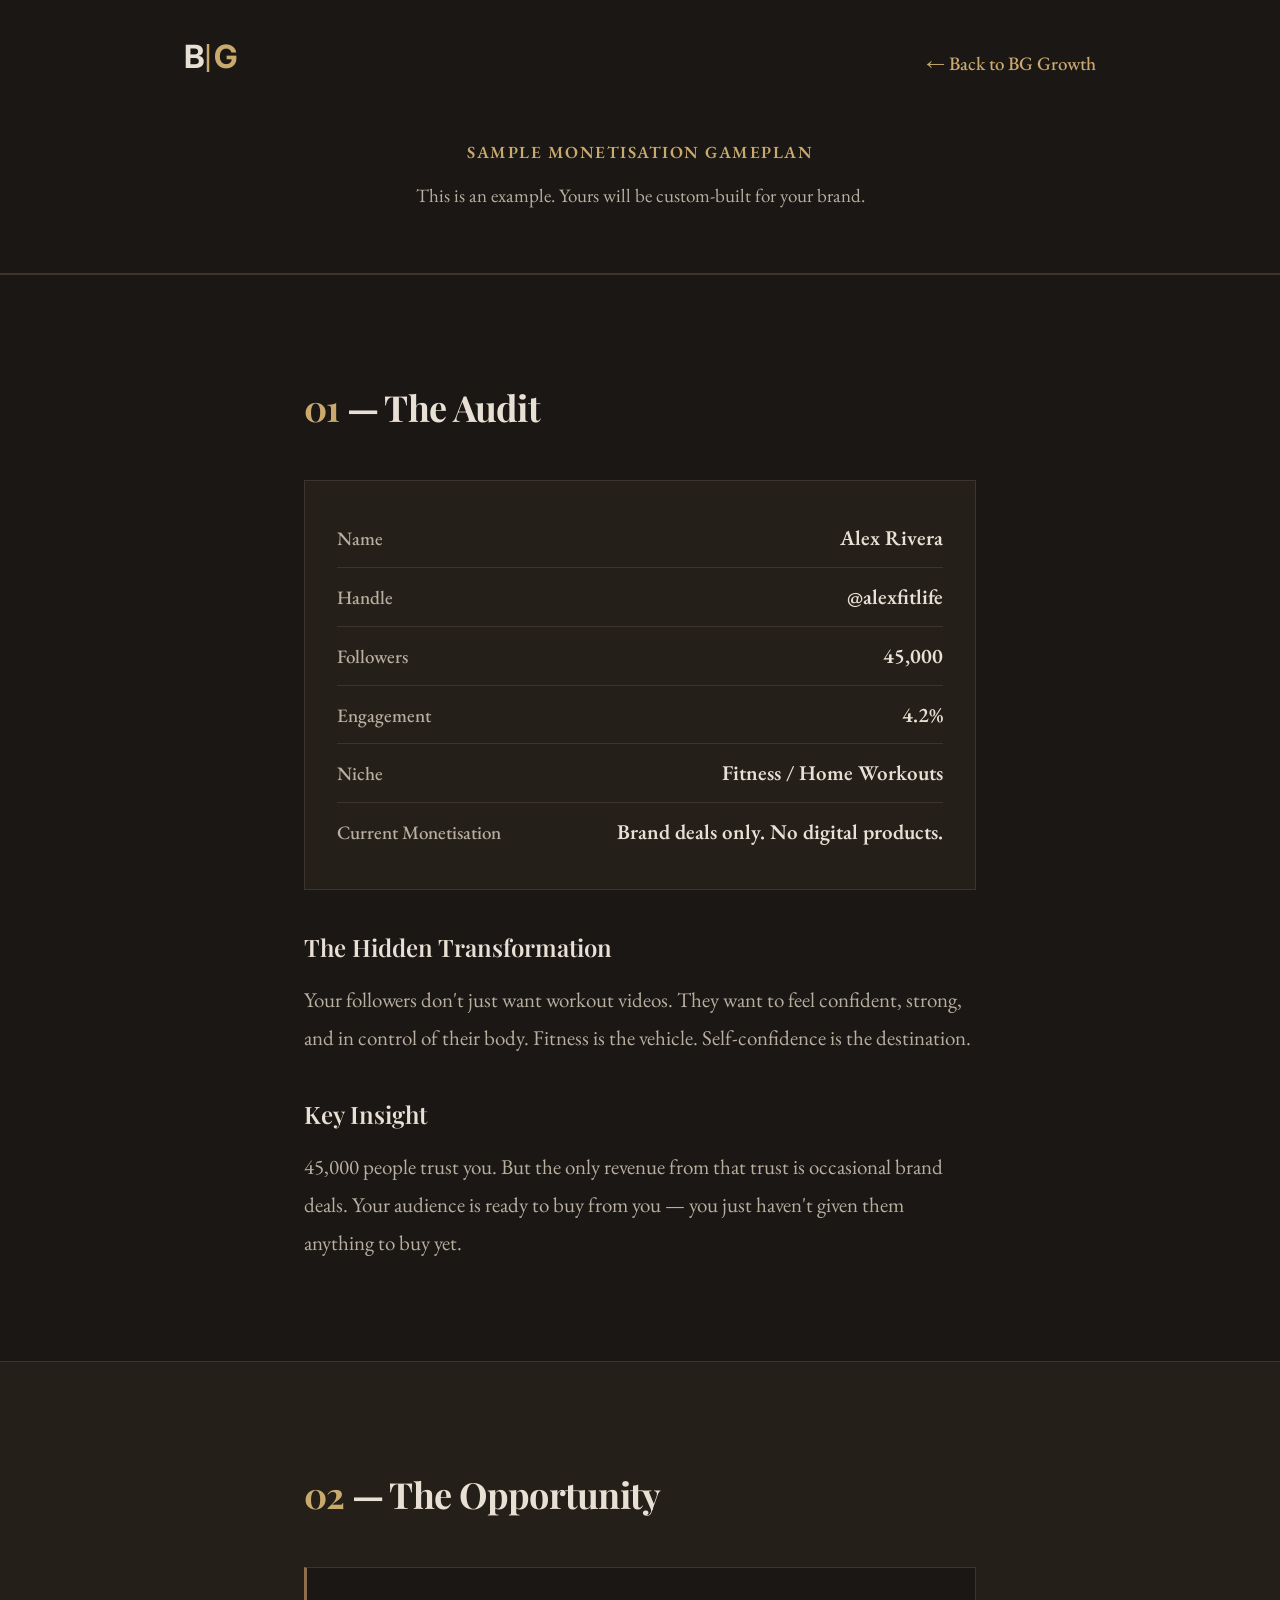
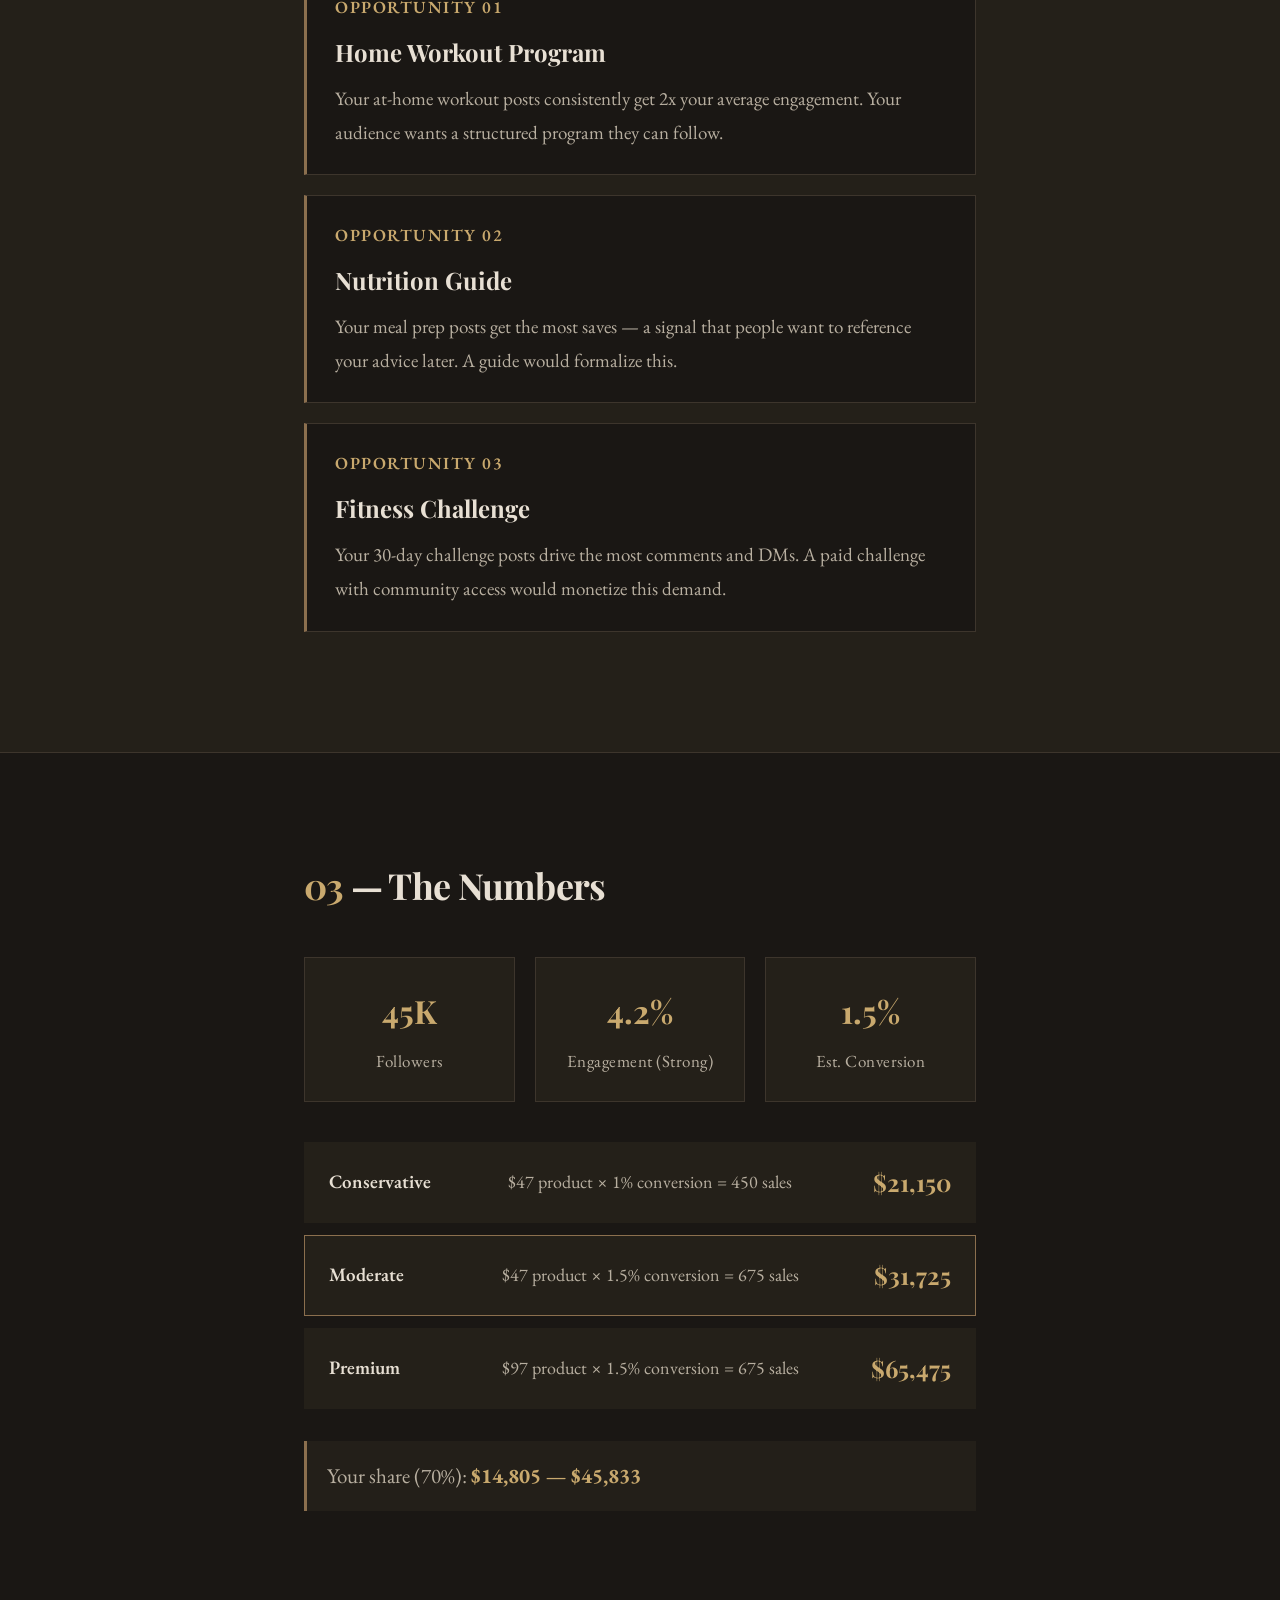
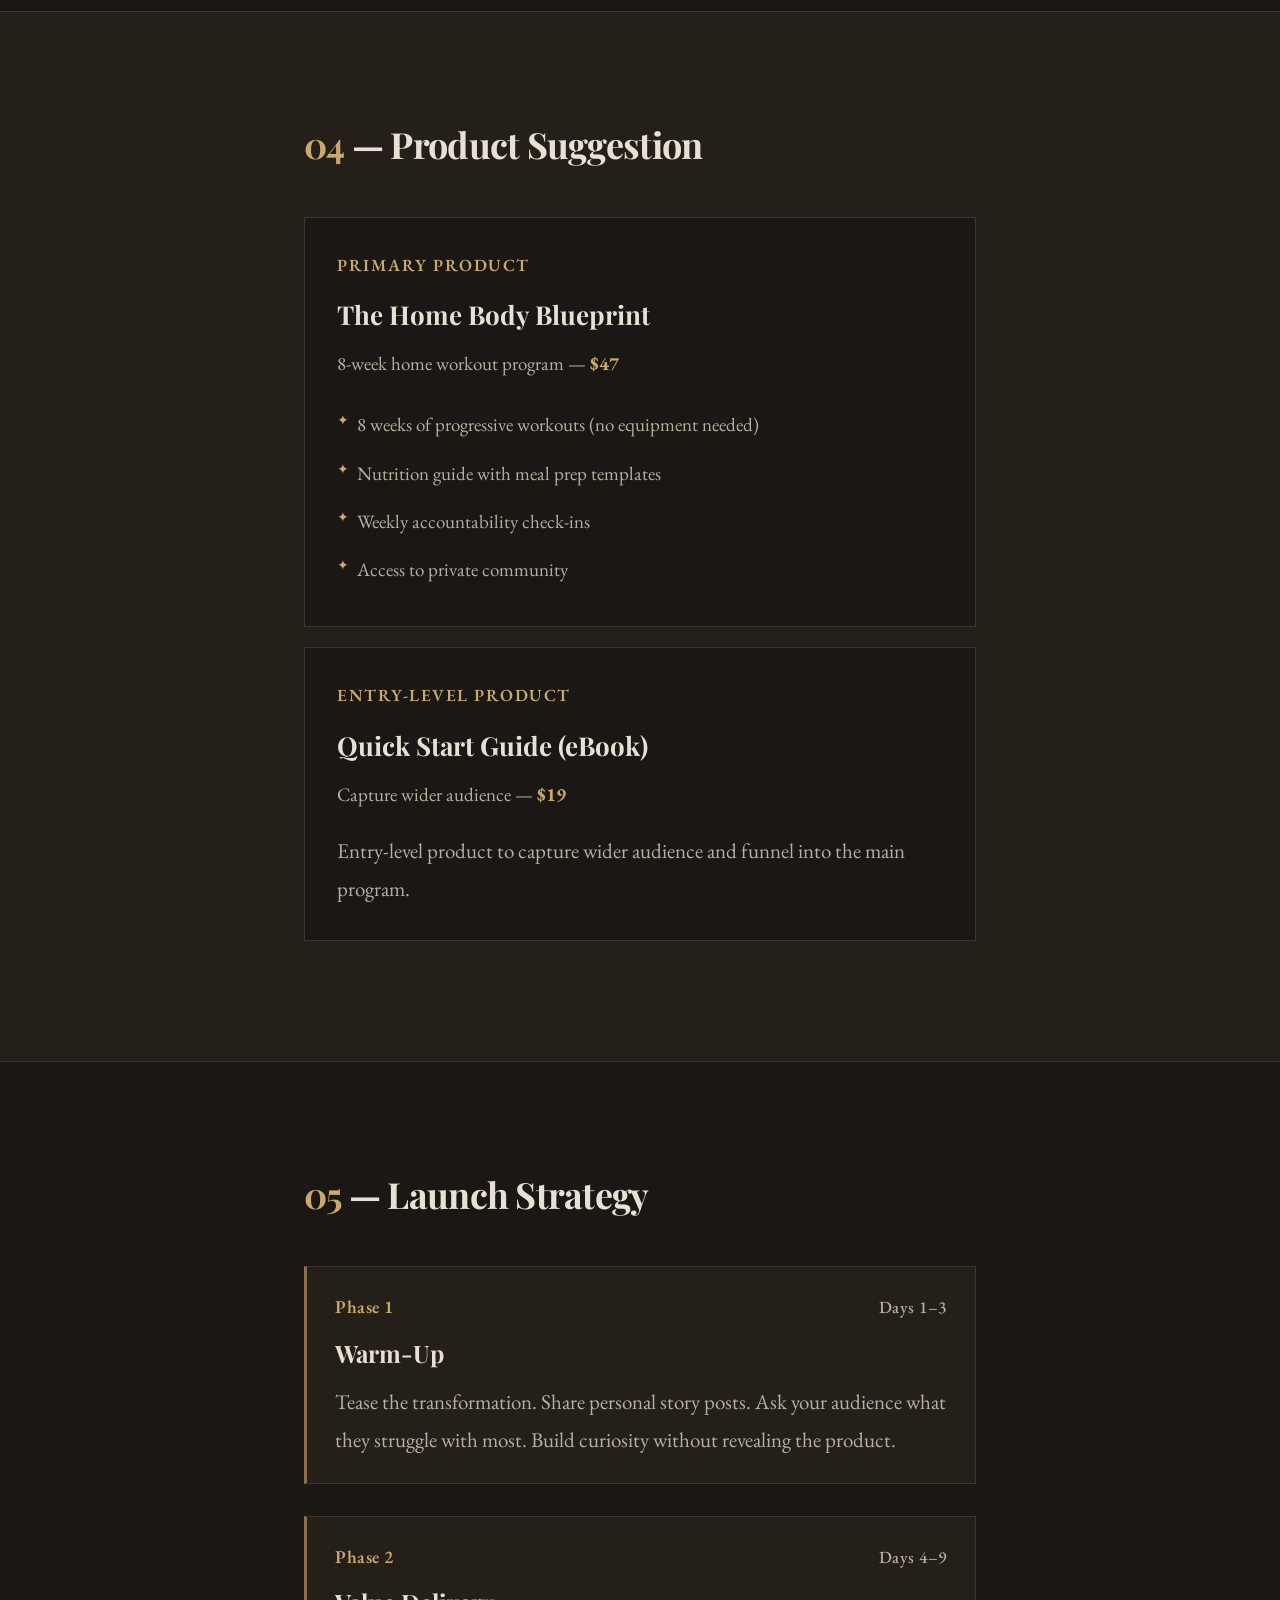
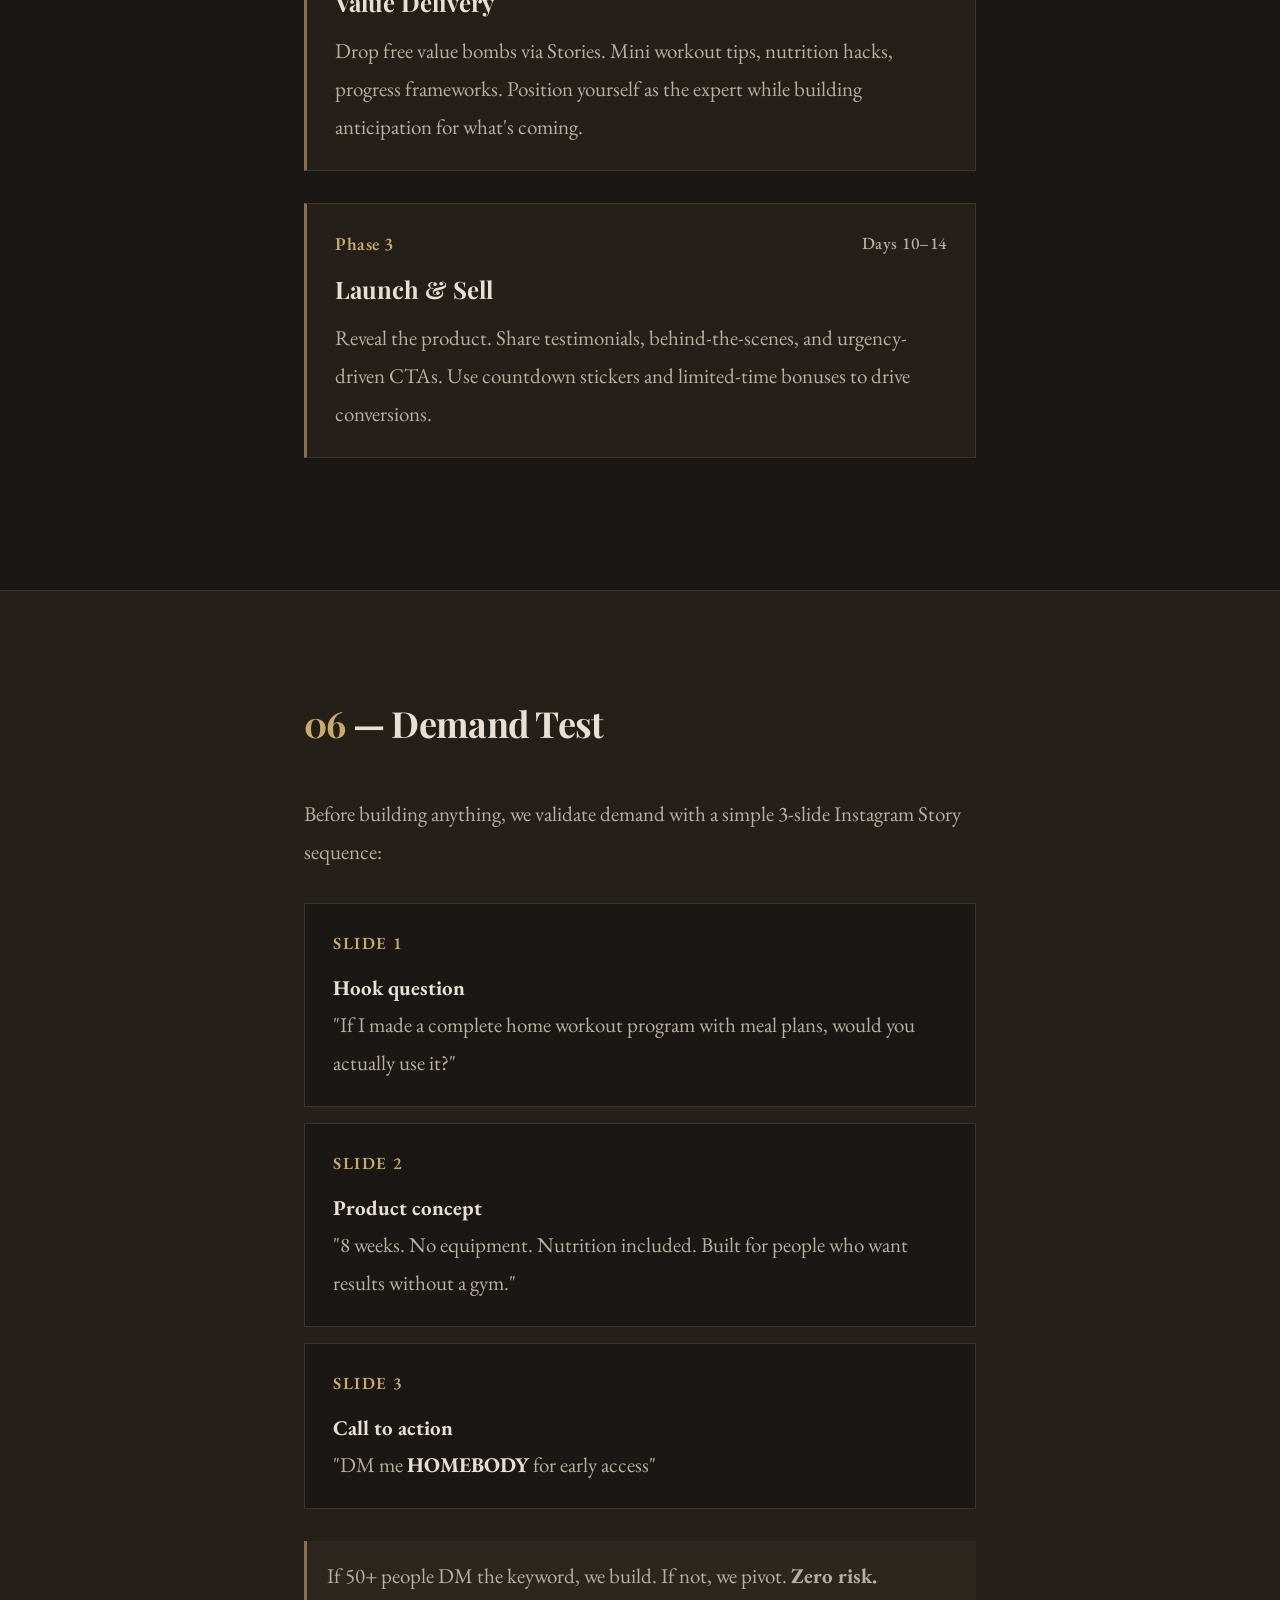
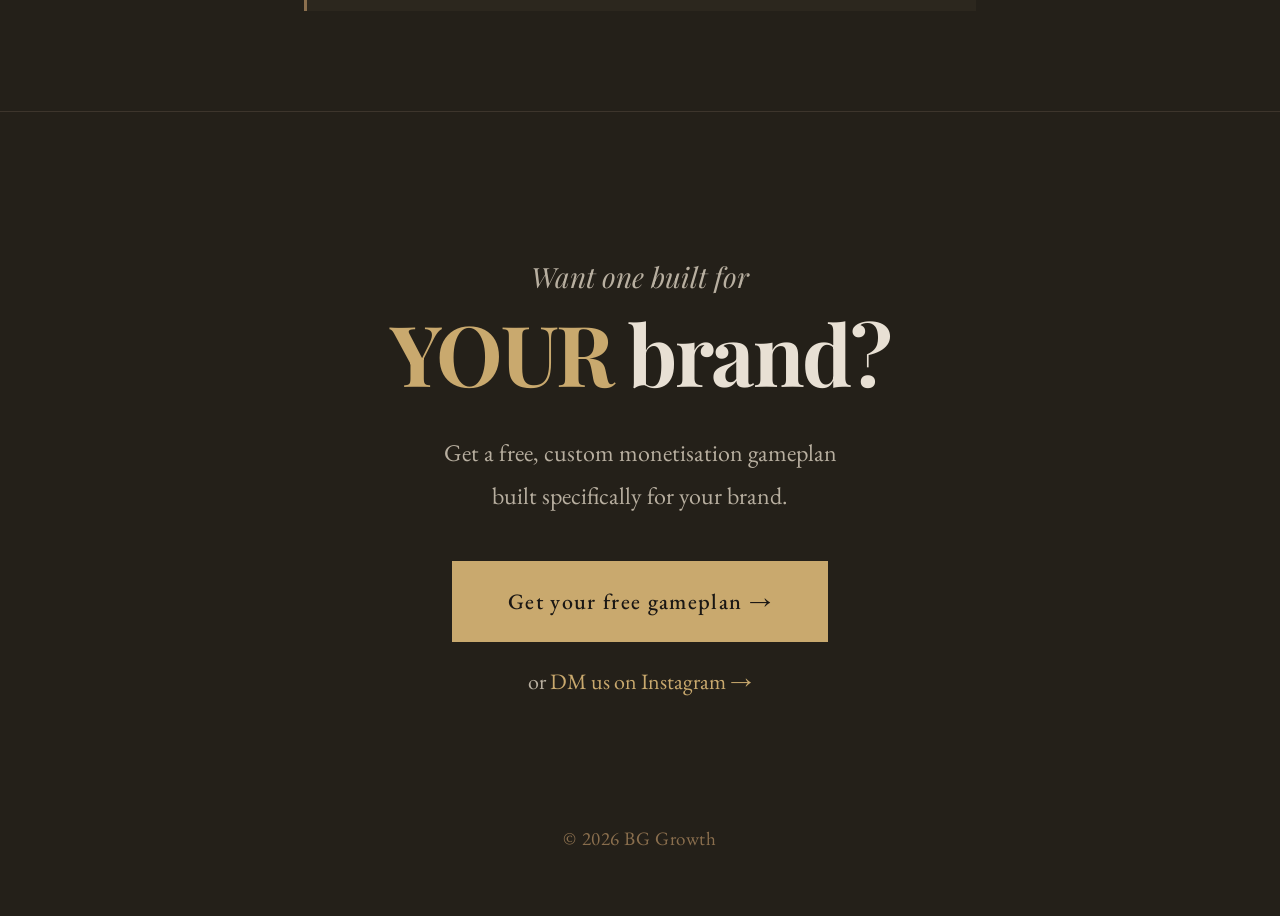
<file: sample.html>
<!DOCTYPE html>
<html lang="en">
<head>
  <meta charset="UTF-8">
  <meta name="viewport" content="width=device-width, initial-scale=1.0">
  <meta name="description" content="Sample Monetisation Gameplan by BG Growth. See what a custom gameplan looks like before you request yours.">
  <title>Sample Gameplan — BG Growth</title>
  <link rel="preconnect" href="https://fonts.googleapis.com">
  <link rel="preconnect" href="https://fonts.gstatic.com" crossorigin>
  <link href="https://fonts.googleapis.com/css2?family=EB+Garamond:ital,wght@0,400;0,500;0,600;1,400&family=Inter:wght@400;500;600;700&family=Playfair+Display:ital,wght@0,400;0,700;1,400&display=swap" rel="stylesheet">
  <link rel="stylesheet" href="style.css">
  <link rel="stylesheet" href="sample.css">
</head>
<body>

  <!-- Header -->
  <header class="gp-header">
    <div class="container gp-header-inner">
      <div class="logo" aria-label="BG Growth logo">
        <svg width="60" height="36" viewBox="0 0 60 36" xmlns="http://www.w3.org/2000/svg">
          <text x="0" y="28" font-family="Inter, sans-serif" font-weight="700" font-size="32" fill="#e8e0d4">B</text>
          <line x1="24" y1="4" x2="24" y2="32" stroke="#c9a96e" stroke-width="2.5"/>
          <text x="30" y="28" font-family="Inter, sans-serif" font-weight="700" font-size="32" fill="#c9a96e">G</text>
        </svg>
      </div>
      <a href="index.html" class="gp-back-link">&larr; Back to BG Growth</a>
    </div>
    <div class="container container--center">
      <p class="gp-label">SAMPLE MONETISATION GAMEPLAN</p>
      <p class="gp-disclaimer">This is an example. Yours will be custom-built for your brand.</p>
    </div>
  </header>

  <!-- Section 1: The Audit -->
  <section class="gp-section">
    <div class="container container--narrow">
      <h2 class="gp-heading fade-in"><span class="gold">01</span> &mdash; The Audit</h2>

      <div class="gp-audit-card fade-in">
        <div class="gp-audit-row"><span class="gp-audit-label">Name</span><span class="gp-audit-value">Alex Rivera</span></div>
        <div class="gp-audit-row"><span class="gp-audit-label">Handle</span><span class="gp-audit-value gold">@alexfitlife</span></div>
        <div class="gp-audit-row"><span class="gp-audit-label">Followers</span><span class="gp-audit-value">45,000</span></div>
        <div class="gp-audit-row"><span class="gp-audit-label">Engagement</span><span class="gp-audit-value">4.2%</span></div>
        <div class="gp-audit-row"><span class="gp-audit-label">Niche</span><span class="gp-audit-value">Fitness / Home Workouts</span></div>
        <div class="gp-audit-row"><span class="gp-audit-label">Current Monetisation</span><span class="gp-audit-value">Brand deals only. No digital products.</span></div>
      </div>

      <h3 class="gp-subheading fade-in">The Hidden Transformation</h3>
      <p class="gp-text fade-in">Your followers don't just want workout videos. They want to feel confident, strong, and in control of their body. Fitness is the vehicle. Self-confidence is the destination.</p>

      <h3 class="gp-subheading fade-in">Key Insight</h3>
      <p class="gp-text fade-in">45,000 people trust you. But the only revenue from that trust is occasional brand deals. Your audience is ready to buy from you &mdash; you just haven't given them anything to buy yet.</p>
    </div>
  </section>

  <!-- Section 2: The Opportunity -->
  <section class="gp-section gp-section--alt">
    <div class="container container--narrow">
      <h2 class="gp-heading fade-in"><span class="gold">02</span> &mdash; The Opportunity</h2>

      <div class="gp-opp-card fade-in">
        <span class="gp-opp-num gold">Opportunity 01</span>
        <h4 class="gp-opp-title">Home Workout Program</h4>
        <p class="gp-opp-desc">Your at-home workout posts consistently get 2x your average engagement. Your audience wants a structured program they can follow.</p>
      </div>

      <div class="gp-opp-card fade-in">
        <span class="gp-opp-num gold">Opportunity 02</span>
        <h4 class="gp-opp-title">Nutrition Guide</h4>
        <p class="gp-opp-desc">Your meal prep posts get the most saves &mdash; a signal that people want to reference your advice later. A guide would formalize this.</p>
      </div>

      <div class="gp-opp-card fade-in">
        <span class="gp-opp-num gold">Opportunity 03</span>
        <h4 class="gp-opp-title">Fitness Challenge</h4>
        <p class="gp-opp-desc">Your 30-day challenge posts drive the most comments and DMs. A paid challenge with community access would monetize this demand.</p>
      </div>
    </div>
  </section>

  <!-- Section 3: The Numbers -->
  <section class="gp-section">
    <div class="container container--narrow">
      <h2 class="gp-heading fade-in"><span class="gold">03</span> &mdash; The Numbers</h2>

      <div class="gp-numbers-summary fade-in">
        <div class="gp-num-item">
          <span class="gp-num-big gold">45K</span>
          <span class="gp-num-label">Followers</span>
        </div>
        <div class="gp-num-item">
          <span class="gp-num-big gold">4.2%</span>
          <span class="gp-num-label">Engagement (Strong)</span>
        </div>
        <div class="gp-num-item">
          <span class="gp-num-big gold">1.5%</span>
          <span class="gp-num-label">Est. Conversion</span>
        </div>
      </div>

      <div class="gp-scenarios fade-in">
        <div class="gp-scenario">
          <span class="gp-scenario-label">Conservative</span>
          <p class="gp-scenario-detail">$47 product &times; 1% conversion = 450 sales</p>
          <span class="gp-scenario-total">$21,150</span>
        </div>
        <div class="gp-scenario gp-scenario--highlight">
          <span class="gp-scenario-label">Moderate</span>
          <p class="gp-scenario-detail">$47 product &times; 1.5% conversion = 675 sales</p>
          <span class="gp-scenario-total">$31,725</span>
        </div>
        <div class="gp-scenario">
          <span class="gp-scenario-label">Premium</span>
          <p class="gp-scenario-detail">$97 product &times; 1.5% conversion = 675 sales</p>
          <span class="gp-scenario-total">$65,475</span>
        </div>
      </div>

      <p class="gp-note fade-in">Your share (70%): <strong class="gold">$14,805 &mdash; $45,833</strong></p>
    </div>
  </section>

  <!-- Section 4: Product Suggestion -->
  <section class="gp-section gp-section--alt">
    <div class="container container--narrow">
      <h2 class="gp-heading fade-in"><span class="gold">04</span> &mdash; Product Suggestion</h2>

      <div class="gp-product-card fade-in">
        <span class="gp-product-tag">PRIMARY PRODUCT</span>
        <h3 class="gp-product-name">The Home Body Blueprint</h3>
        <p class="gp-product-meta">8-week home workout program &mdash; <strong class="gold">$47</strong></p>
        <ul class="gp-product-list">
          <li>8 weeks of progressive workouts (no equipment needed)</li>
          <li>Nutrition guide with meal prep templates</li>
          <li>Weekly accountability check-ins</li>
          <li>Access to private community</li>
        </ul>
      </div>

      <div class="gp-product-card gp-product-card--secondary fade-in">
        <span class="gp-product-tag">ENTRY-LEVEL PRODUCT</span>
        <h3 class="gp-product-name">Quick Start Guide (eBook)</h3>
        <p class="gp-product-meta">Capture wider audience &mdash; <strong class="gold">$19</strong></p>
        <p class="gp-text" style="margin-top:8px;">Entry-level product to capture wider audience and funnel into the main program.</p>
      </div>
    </div>
  </section>

  <!-- Section 5: Launch Strategy -->
  <section class="gp-section">
    <div class="container container--narrow">
      <h2 class="gp-heading fade-in"><span class="gold">05</span> &mdash; Launch Strategy</h2>

      <div class="gp-phase fade-in">
        <div class="gp-phase-header">
          <span class="gp-phase-num gold">Phase 1</span>
          <span class="gp-phase-days">Days 1&ndash;3</span>
        </div>
        <h4 class="gp-phase-title">Warm-Up</h4>
        <p class="gp-text">Tease the transformation. Share personal story posts. Ask your audience what they struggle with most. Build curiosity without revealing the product.</p>
      </div>

      <div class="gp-phase fade-in">
        <div class="gp-phase-header">
          <span class="gp-phase-num gold">Phase 2</span>
          <span class="gp-phase-days">Days 4&ndash;9</span>
        </div>
        <h4 class="gp-phase-title">Value Delivery</h4>
        <p class="gp-text">Drop free value bombs via Stories. Mini workout tips, nutrition hacks, progress frameworks. Position yourself as the expert while building anticipation for what's coming.</p>
      </div>

      <div class="gp-phase fade-in">
        <div class="gp-phase-header">
          <span class="gp-phase-num gold">Phase 3</span>
          <span class="gp-phase-days">Days 10&ndash;14</span>
        </div>
        <h4 class="gp-phase-title">Launch &amp; Sell</h4>
        <p class="gp-text">Reveal the product. Share testimonials, behind-the-scenes, and urgency-driven CTAs. Use countdown stickers and limited-time bonuses to drive conversions.</p>
      </div>
    </div>
  </section>

  <!-- Section 6: Demand Test -->
  <section class="gp-section gp-section--alt">
    <div class="container container--narrow">
      <h2 class="gp-heading fade-in"><span class="gold">06</span> &mdash; Demand Test</h2>

      <p class="gp-text fade-in" style="margin-bottom:32px;">Before building anything, we validate demand with a simple 3-slide Instagram Story sequence:</p>

      <div class="gp-slides fade-in">
        <div class="gp-slide">
          <span class="gp-slide-num gold">Slide 1</span>
          <p class="gp-slide-text"><strong>Hook question</strong><br>"If I made a complete home workout program with meal plans, would you actually use it?"</p>
        </div>
        <div class="gp-slide">
          <span class="gp-slide-num gold">Slide 2</span>
          <p class="gp-slide-text"><strong>Product concept</strong><br>"8 weeks. No equipment. Nutrition included. Built for people who want results without a gym."</p>
        </div>
        <div class="gp-slide">
          <span class="gp-slide-num gold">Slide 3</span>
          <p class="gp-slide-text"><strong>Call to action</strong><br>"DM me <strong class="gold">HOMEBODY</strong> for early access"</p>
        </div>
      </div>

      <p class="gp-note fade-in">If 50+ people DM the keyword, we build. If not, we pivot. <strong>Zero risk.</strong></p>
    </div>
  </section>

  <!-- Footer CTA -->
  <section class="final-cta" id="cta">
    <div class="container container--center">
      <p class="final-lead fade-in">Want one built for</p>
      <h2 class="final-headline fade-in"><span class="gold">YOUR</span> brand?</h2>
      <p class="final-sub fade-in">Get a free, custom monetisation gameplan<br>built specifically for your brand.</p>
      <a href="mailto:boss.growth67@gmail.com?subject=I%20want%20my%20free%20gameplan" class="btn fade-in">Get your free gameplan &rarr;</a>
      <p class="final-dm fade-in">or <a href="https://instagram.com/boss_growth67" target="_blank" rel="noopener">DM us on Instagram &rarr;</a></p>
      <footer class="footer">
        <p>&copy; 2026 BG Growth</p>
      </footer>
    </div>
  </section>

  <script src="script.js"></script>
</body>
</html>
</file>
<file: style.css>
/* ===== CSS Variables — Dark Academia ===== */
:root {
  --bg-primary: #1a1714;
  --bg-secondary: #242019;
  --bg-card: #2a2520;
  --text-primary: #e8e0d4;
  --text-secondary: #b8afa0;
  --accent-gold: #c9a96e;
  --accent-gold-dim: #a68b52;
  --accent-warm: #8b6f4e;
  --border: #3d352c;
}

/* ===== Reset & Base ===== */
*, *::before, *::after {
  margin: 0;
  padding: 0;
  box-sizing: border-box;
}

html {
  scroll-behavior: smooth;
  -webkit-text-size-adjust: 100%;
}

body {
  font-family: 'EB Garamond', 'Georgia', serif;
  background: var(--bg-primary);
  color: var(--text-primary);
  line-height: 1.8;
  font-size: 22px;
  -webkit-font-smoothing: antialiased;
  -moz-osx-font-smoothing: grayscale;
}

a {
  text-decoration: none;
  color: inherit;
}

ul {
  list-style: none;
}

/* ===== Utility ===== */
.gold {
  color: var(--accent-gold);
}

.text-white {
  color: var(--text-primary);
}

.dim {
  color: var(--text-secondary);
}

/* ===== Layout ===== */
.container {
  width: 100%;
  max-width: 960px;
  margin: 0 auto;
  padding: 0 24px;
}

.container--wide {
  max-width: 800px;
}

.container--narrow {
  max-width: 720px;
}

.container--center {
  text-align: center;
}

/* ===== Shared: Small label ===== */
.small-label {
  font-family: 'EB Garamond', serif;
  font-size: 20px;
  font-weight: 500;
  letter-spacing: 1.5px;
  text-transform: uppercase;
  color: var(--accent-gold-dim);
  margin-bottom: 20px;
}

.small-label--center {
  text-align: center;
}

/* ===== Fade-in animation ===== */
.fade-in {
  opacity: 0;
  transform: translateY(18px);
  transition: opacity 0.65s ease, transform 0.65s ease;
}

.fade-in.visible {
  opacity: 1;
  transform: translateY(0);
}

/* Stagger siblings */
.fade-in:nth-child(2) { transition-delay: 0.07s; }
.fade-in:nth-child(3) { transition-delay: 0.14s; }
.fade-in:nth-child(4) { transition-delay: 0.21s; }
.fade-in:nth-child(5) { transition-delay: 0.28s; }
.fade-in:nth-child(6) { transition-delay: 0.35s; }
.fade-in:nth-child(7) { transition-delay: 0.42s; }

/* ===== Button ===== */
.btn {
  display: inline-block;
  background: var(--accent-gold);
  color: var(--bg-primary);
  font-family: 'EB Garamond', serif;
  font-weight: 500;
  font-size: 22px;
  letter-spacing: 0.06em;
  padding: 1.3rem 3.5rem;
  border: none;
  cursor: pointer;
  transition: all 0.3s ease;
}

.btn:hover {
  background: var(--accent-gold-dim);
  transform: translateY(-2px);
  box-shadow: 0 8px 30px rgba(201, 169, 110, 0.2);
}

/* ========================================
   Section 1: Hero
   ======================================== */
.hero {
  background: var(--bg-primary);
  padding: 60px 0 100px;
  min-height: 100svh;
  display: flex;
  align-items: center;
  position: relative;
  overflow: hidden;
}

.hero::before {
  content: '';
  position: absolute;
  inset: 0;
  background:
    radial-gradient(ellipse at 20% 50%, rgba(201, 169, 110, 0.06) 0%, transparent 60%),
    radial-gradient(ellipse at 80% 30%, rgba(139, 111, 78, 0.05) 0%, transparent 50%);
  pointer-events: none;
}

.hero .container {
  position: relative;
}

.logo {
  margin-bottom: 64px;
}

.hero-lead {
  font-family: 'Playfair Display', Georgia, serif;
  font-weight: 400;
  font-style: italic;
  font-size: 28px;
  color: var(--text-secondary);
  margin-bottom: 8px;
  letter-spacing: 0.01em;
}

.hero-big {
  font-family: 'Playfair Display', Georgia, serif;
  font-weight: 700;
  font-size: clamp(90px, 16vw, 150px);
  line-height: 0.95;
  letter-spacing: -0.04em;
  margin-bottom: 48px;
}

.hero-sub {
  margin-bottom: 48px;
}

.hero-sub p {
  font-weight: 400;
  font-size: 24px;
  color: var(--text-secondary);
  line-height: 2;
}

.hero-sub-highlight {
  display: flex;
  align-items: baseline;
  gap: 8px;
  margin-top: 4px;
}

.big-inline {
  font-family: 'Playfair Display', Georgia, serif;
  font-weight: 700;
  font-size: 72px;
  letter-spacing: -0.02em;
  line-height: 1;
}

.hero .btn {
  margin-bottom: 16px;
}

.hero-note {
  font-size: 21px;
  color: var(--text-secondary);
  letter-spacing: 0.02em;
}

@media (max-width: 640px) {
  .hero {
    padding: 36px 0 60px;
  }
  .hero-lead {
    font-size: 18px;
  }
  .hero-big {
    font-size: 38px;
    margin-bottom: 36px;
  }
  .big-inline {
    font-size: 34px;
  }
  .hero-sub p {
    font-size: 18px;
  }
  .hero-note {
    font-size: 16px;
  }
}

/* ========================================
   Section 2: The Problem
   ======================================== */
.problem {
  background: var(--bg-primary);
  padding: 140px 0;
  border-top: 1px solid var(--border);
}

.problem-lines {
  margin-top: 8px;
}

.problem-lines p {
  font-size: 24px;
  line-height: 1.9;
  max-width: 700px;
}

.problem-lines strong {
  font-weight: 600;
  color: var(--text-primary);
}

.problem-big {
  font-family: 'Playfair Display', Georgia, serif;
  font-size: 58px;
  font-weight: 700;
  color: var(--text-primary);
  line-height: 1.25;
  margin: 36px 0;
  letter-spacing: -0.01em;
}

.problem-punchline {
  margin-top: 40px;
}

.problem-punchline p {
  font-size: 24px;
  line-height: 1.9;
  color: var(--text-secondary);
  max-width: 700px;
}

.problem-punchline strong {
  font-weight: 600;
}

.gold-line {
  width: 60px;
  height: 1px;
  background: var(--accent-warm);
  margin-top: 56px;
}

@media (max-width: 640px) {
  .problem {
    padding: 80px 0;
  }
  .problem-big {
    font-size: 30px;
  }
  .problem-lines p,
  .problem-punchline p {
    font-size: 18px;
    line-height: 1.8;
  }
}

/* ========================================
   Section 3: How It Works
   ======================================== */
.how {
  background: var(--bg-secondary);
  padding: 140px 0;
  border-top: 1px solid var(--border);
}

.steps {
  display: flex;
  flex-direction: column;
  gap: 80px;
  margin-top: 48px;
}

.step {
  display: grid;
  grid-template-columns: auto 1fr;
  gap: 40px;
  align-items: start;
}

.step-num {
  font-family: 'Playfair Display', Georgia, serif;
  font-weight: 700;
  font-size: clamp(64px, 14vw, 100px);
  color: var(--accent-gold-dim);
  line-height: 0.85;
  letter-spacing: -0.05em;
  opacity: 0.35;
}

.step-content {
  padding-top: 12px;
  max-width: 480px;
}

.step-title {
  font-family: 'Playfair Display', Georgia, serif;
  font-weight: 700;
  font-size: 34px;
  margin-bottom: 16px;
  color: var(--text-primary);
  line-height: 1.25;
  letter-spacing: 0;
}

.step-desc {
  font-size: 23px;
  color: var(--text-secondary);
  line-height: 1.8;
}

/* 70% highlight */
.how-highlight {
  display: flex;
  align-items: center;
  gap: 32px;
  margin-top: 96px;
  padding-top: 56px;
  border-top: 1px solid var(--border);
}

.highlight-block {
  display: flex;
  flex-direction: column;
  align-items: flex-start;
  flex-shrink: 0;
}

.highlight-big {
  font-family: 'Playfair Display', Georgia, serif;
  font-weight: 700;
  font-size: clamp(56px, 10vw, 80px);
  color: var(--accent-gold);
  line-height: 0.9;
  letter-spacing: -0.03em;
}

.highlight-label {
  font-size: 20px;
  font-weight: 500;
  text-transform: uppercase;
  letter-spacing: 1.5px;
  color: var(--accent-gold-dim);
  opacity: 0.7;
  margin-top: 4px;
}

.highlight-detail {
  max-width: 320px;
}

.highlight-detail p {
  font-size: 23px;
  color: var(--text-secondary);
  line-height: 1.8;
}

@media (max-width: 640px) {
  .how {
    padding: 80px 0;
  }
  .steps {
    gap: 56px;
  }
  .step {
    grid-template-columns: 1fr;
    gap: 8px;
  }
  .step-num {
    opacity: 0.2;
  }
  .step-content {
    padding-top: 0;
  }
  .step-title {
    font-size: 22px;
  }
  .step-desc {
    font-size: 18px;
    line-height: 1.8;
  }
  .highlight-detail p {
    font-size: 18px;
  }
  .how-highlight {
    flex-direction: column;
    gap: 16px;
    align-items: flex-start;
    margin-top: 64px;
    padding-top: 40px;
  }
}

/* ========================================
   Section 4: What You Get
   ======================================== */
.offer {
  background: var(--bg-primary);
  padding: 140px 0;
  border-top: 1px solid var(--border);
}

.offer-heading {
  font-family: 'Playfair Display', Georgia, serif;
  font-weight: 700;
  font-size: 54px;
  line-height: 1.25;
  letter-spacing: -0.01em;
  margin-bottom: 56px;
}

.offer-grid {
  display: grid;
  grid-template-columns: 1fr 1fr;
  gap: 40px 56px;
}

.offer-item {
  display: flex;
  flex-direction: column;
  gap: 6px;
  padding: 24px;
  background: var(--bg-card);
  border: 1px solid var(--border);
  transition: all 0.3s ease;
}

.offer-item:hover {
  border-color: var(--accent-warm);
  transform: translateY(-3px);
  box-shadow: 0 10px 32px rgba(0, 0, 0, 0.25);
}

.offer-num {
  font-family: 'Playfair Display', Georgia, serif;
  font-weight: 400;
  font-size: 32px;
  letter-spacing: -0.02em;
  line-height: 1;
  color: var(--accent-gold-dim);
  opacity: 0.4;
  margin-bottom: 4px;
}

.offer-item-title {
  display: block;
  font-family: 'Playfair Display', Georgia, serif;
  font-weight: 700;
  font-size: 24px;
  color: var(--text-primary);
}

.offer-item-desc {
  display: block;
  font-size: 22px;
  color: var(--text-secondary);
  line-height: 1.7;
}

.offer-note {
  font-family: 'Playfair Display', Georgia, serif;
  margin-top: 56px;
  font-style: italic;
  font-size: 23px;
  color: var(--text-secondary);
}

@media (max-width: 640px) {
  .offer {
    padding: 80px 0;
  }
  .offer-heading {
    font-size: 30px;
  }
  .offer-grid {
    grid-template-columns: 1fr;
    gap: 20px;
  }
  .offer-item-title {
    font-size: 18px;
  }
  .offer-item-desc {
    font-size: 16px;
  }
}

/* ========================================
   Section 4.5: Sample Gameplan
   ======================================== */
.sample {
  background: var(--bg-secondary);
  padding: 140px 0;
  border-top: 1px solid var(--border);
}

.sample-heading {
  font-family: 'Playfair Display', Georgia, serif;
  font-weight: 700;
  font-size: 48px;
  color: var(--text-primary);
  margin-bottom: 12px;
}

.sample-sub {
  font-size: 23px;
  color: var(--text-secondary);
  margin-bottom: 48px;
}

.sample-card {
  background: var(--bg-primary);
  border: 1px solid var(--accent-warm);
  padding: 40px;
  max-width: 420px;
  margin: 0 auto 48px;
  box-shadow: 0 20px 60px rgba(0, 0, 0, 0.35);
  transition: all 0.3s ease;
}

.sample-card:hover {
  transform: translateY(-4px);
  box-shadow: 0 24px 72px rgba(0, 0, 0, 0.45), 0 0 0 1px var(--accent-warm);
}

.sample-card-label {
  display: block;
  font-family: 'EB Garamond', serif;
  font-weight: 600;
  font-size: 19px;
  color: var(--accent-gold);
  letter-spacing: 1.5px;
  text-align: center;
}

.sample-card-line {
  width: 60px;
  height: 1px;
  background: var(--accent-warm);
  margin: 16px auto;
}

.sample-card-name {
  font-family: 'Playfair Display', Georgia, serif;
  font-weight: 700;
  font-size: 30px;
  color: var(--text-primary);
  text-align: center;
  margin-bottom: 4px;
}

.sample-card-handle {
  font-family: 'EB Garamond', serif;
  font-weight: 400;
  font-size: 22px;
  color: var(--accent-gold);
  text-align: center;
  margin-bottom: 32px;
}

.sample-card-stats {
  display: flex;
  justify-content: space-between;
}

.sample-stat {
  display: flex;
  flex-direction: column;
  align-items: center;
}

.sample-stat-num {
  font-family: 'Playfair Display', Georgia, serif;
  font-weight: 700;
  font-size: 26px;
  color: var(--accent-gold);
}

.sample-stat-label {
  font-family: 'EB Garamond', serif;
  font-weight: 400;
  font-size: 19px;
  color: var(--text-secondary);
  margin-top: 4px;
  letter-spacing: 0.03em;
}

.sample-list {
  max-width: 420px;
  margin: 0 auto;
  text-align: left;
}

.sample-list-heading {
  font-family: 'Playfair Display', Georgia, serif;
  font-weight: 700;
  font-size: 24px;
  color: var(--text-primary);
  margin-bottom: 12px;
}

.sample-list-item {
  font-size: 21px;
  color: var(--text-secondary);
  line-height: 2.0;
}

@media (max-width: 640px) {
  .sample {
    padding: 80px 0;
  }
  .sample-heading {
    font-size: 28px;
  }
  .sample-sub {
    font-size: 18px;
  }
  .sample-card {
    max-width: 100%;
  }
  .sample-list-item {
    font-size: 16px;
  }
}

/* ========================================
   Section 5: FAQ
   ======================================== */
.faq {
  background: var(--bg-primary);
  padding: 140px 0;
  border-top: 1px solid var(--border);
}

.faq-heading {
  font-family: 'Playfair Display', Georgia, serif;
  font-weight: 700;
  font-size: 54px;
  line-height: 1.25;
  letter-spacing: -0.01em;
  text-align: center;
  margin-bottom: 8px;
}

.accordion {
  margin-top: 48px;
}

.accordion-item {
  border-bottom: 1px solid var(--border);
}

.accordion-item:first-child {
  border-top: 1px solid var(--border);
}

.accordion-trigger {
  width: 100%;
  display: flex;
  justify-content: space-between;
  align-items: center;
  background: none;
  border: none;
  color: var(--text-primary);
  font-family: 'EB Garamond', serif;
  font-size: 24px;
  font-weight: 500;
  padding: 28px 0;
  cursor: pointer;
  text-align: left;
  gap: 16px;
  transition: color 0.3s ease;
}

.accordion-trigger:hover {
  color: var(--accent-gold);
}

.accordion-icon {
  color: var(--accent-gold);
  font-size: 24px;
  font-weight: 400;
  flex-shrink: 0;
  transition: transform 0.3s ease;
}

.accordion-trigger[aria-expanded="true"] .accordion-icon {
  transform: rotate(45deg);
}

.accordion-panel {
  overflow: hidden;
  transition: max-height 0.35s ease, padding 0.35s ease;
  max-height: 0;
  padding-bottom: 0;
}

.accordion-panel[hidden] {
  display: block;
  max-height: 0;
  padding-bottom: 0;
}

.accordion-panel.open {
  max-height: 250px;
  padding-bottom: 24px;
}

.accordion-panel p {
  color: var(--text-secondary);
  font-size: 22px;
  line-height: 1.8;
}

@media (max-width: 640px) {
  .faq {
    padding: 80px 0;
  }
  .faq-heading {
    font-size: 30px;
  }
  .accordion-trigger {
    font-size: 18px;
  }
  .accordion-panel p {
    font-size: 18px;
  }
}

/* ========================================
   Section 6: Final CTA
   ======================================== */
.final-cta {
  background: var(--bg-secondary);
  padding: 140px 0 60px;
  border-top: 1px solid var(--border);
}

.final-lead {
  font-family: 'Playfair Display', Georgia, serif;
  font-style: italic;
  font-size: 28px;
  color: var(--text-secondary);
  margin-bottom: 4px;
}

.final-headline {
  font-family: 'Playfair Display', Georgia, serif;
  font-weight: 700;
  font-size: clamp(56px, 10vw, 84px);
  line-height: 1.1;
  letter-spacing: -0.03em;
  max-width: 640px;
  margin: 0 auto 32px;
}

.final-sub {
  font-size: 24px;
  color: var(--text-secondary);
  margin-bottom: 44px;
  line-height: 1.8;
}

.final-cta .btn {
  margin-bottom: 20px;
}

.final-dm {
  font-size: 22px;
  color: var(--text-secondary);
  margin-bottom: 120px;
}

.final-dm a {
  color: var(--accent-gold);
  transition: color 0.3s ease;
}

.final-dm a:hover {
  color: var(--accent-gold-dim);
}

.footer p {
  font-size: 19px;
  color: var(--accent-warm);
  letter-spacing: 0.03em;
}

@media (max-width: 640px) {
  .final-cta {
    padding: 80px 0 40px;
  }
  .final-headline {
    font-size: 32px;
  }
  .final-lead {
    font-size: 18px;
  }
  .final-sub {
    font-size: 18px;
  }
  .final-dm {
    font-size: 16px;
    margin-bottom: 64px;
  }
}
</file>
<file: sample.css>
/* ========================================
   Sample Gameplan Page — Dark Academia Reference
   ======================================== */

/* ===== Header ===== */
.gp-header {
  background: var(--bg-primary);
  padding: 40px 0 60px;
  border-bottom: 1px solid var(--border);
}

.gp-header .logo {
  margin-bottom: 0;
}

.gp-header-inner {
  display: flex;
  justify-content: space-between;
  align-items: center;
  margin-bottom: 48px;
}

.gp-back-link {
  font-family: 'EB Garamond', serif;
  font-size: 19px;
  font-weight: 500;
  color: var(--accent-gold);
  transition: color 0.3s ease;
}

.gp-back-link:hover {
  color: var(--accent-gold-dim);
}

.gp-label {
  font-family: 'EB Garamond', serif;
  font-weight: 600;
  font-size: 17px;
  color: var(--accent-gold);
  letter-spacing: 1.5px;
  margin-bottom: 12px;
}

.gp-disclaimer {
  font-family: 'EB Garamond', serif;
  font-weight: 400;
  font-size: 19px;
  color: var(--text-secondary);
}

/* ===== Sections ===== */
.gp-section {
  background: var(--bg-primary);
  padding: 100px 0;
  border-top: 1px solid var(--border);
}

.gp-section--alt {
  background: var(--bg-secondary);
}

.gp-heading {
  font-family: 'Playfair Display', Georgia, serif;
  font-weight: 700;
  font-size: 36px;
  color: var(--text-primary);
  margin-bottom: 40px;
  letter-spacing: -0.02em;
}

.gp-subheading {
  font-family: 'Playfair Display', Georgia, serif;
  font-weight: 600;
  font-size: 24px;
  color: var(--text-primary);
  margin-top: 36px;
  margin-bottom: 12px;
}

.gp-text {
  font-size: 21px;
  color: var(--text-secondary);
  line-height: 1.8;
}

.gp-note {
  font-size: 21px;
  color: var(--text-secondary);
  line-height: 1.8;
  margin-top: 32px;
  padding: 16px 20px;
  background: rgba(201, 169, 110, 0.05);
  border-left: 3px solid var(--accent-warm);
}

/* ===== Audit Card ===== */
.gp-audit-card {
  background: var(--bg-secondary);
  border: 1px solid var(--border);
  padding: 28px 32px;
  margin-bottom: 8px;
  transition: border-color 0.3s ease;
}

.gp-audit-card:hover {
  border-color: var(--accent-warm);
}

.gp-section--alt .gp-audit-card {
  background: var(--bg-primary);
}

.gp-audit-row {
  display: flex;
  justify-content: space-between;
  align-items: baseline;
  padding: 10px 0;
  border-bottom: 1px solid var(--border);
}

.gp-audit-row:last-child {
  border-bottom: none;
}

.gp-audit-label {
  font-size: 19px;
  font-weight: 500;
  color: var(--text-secondary);
  flex-shrink: 0;
  margin-right: 16px;
}

.gp-audit-value {
  font-size: 21px;
  font-weight: 600;
  color: var(--text-primary);
  text-align: right;
}

/* ===== Opportunity Cards ===== */
.gp-opp-card {
  background: var(--bg-primary);
  border: 1px solid var(--border);
  border-left: 3px solid var(--accent-warm);
  padding: 24px 28px;
  margin-bottom: 20px;
  transition: all 0.3s ease;
}

.gp-opp-card:hover {
  border-color: var(--accent-warm);
  transform: translateY(-2px);
  box-shadow: 0 8px 24px rgba(0, 0, 0, 0.2);
}

.gp-section:not(.gp-section--alt) .gp-opp-card {
  background: var(--bg-secondary);
}

.gp-opp-num {
  font-family: 'EB Garamond', serif;
  font-size: 17px;
  font-weight: 600;
  letter-spacing: 1.5px;
  text-transform: uppercase;
  display: block;
  margin-bottom: 8px;
}

.gp-opp-title {
  font-family: 'Playfair Display', Georgia, serif;
  font-size: 24px;
  font-weight: 700;
  color: var(--text-primary);
  margin-bottom: 8px;
}

.gp-opp-desc {
  font-size: 19px;
  color: var(--text-secondary);
  line-height: 1.8;
}

/* ===== Numbers ===== */
.gp-numbers-summary {
  display: flex;
  justify-content: space-between;
  gap: 20px;
  margin-bottom: 40px;
}

.gp-num-item {
  display: flex;
  flex-direction: column;
  align-items: center;
  flex: 1;
  background: var(--bg-secondary);
  padding: 24px 16px;
  border: 1px solid var(--border);
}

.gp-section--alt .gp-num-item {
  background: var(--bg-primary);
}

.gp-num-big {
  font-family: 'Playfair Display', Georgia, serif;
  font-weight: 700;
  font-size: 32px;
}

.gp-num-label {
  font-size: 17px;
  color: var(--text-secondary);
  margin-top: 6px;
  text-align: center;
  letter-spacing: 0.03em;
}

.gp-scenarios {
  display: flex;
  flex-direction: column;
  gap: 12px;
}

.gp-scenario {
  display: flex;
  align-items: center;
  justify-content: space-between;
  background: var(--bg-secondary);
  padding: 18px 24px;
  border: 1px solid transparent;
  transition: border-color 0.3s ease;
}

.gp-section--alt .gp-scenario {
  background: var(--bg-primary);
}

.gp-scenario--highlight {
  border-color: var(--accent-warm);
}

.gp-scenario-label {
  font-family: 'EB Garamond', serif;
  font-size: 19px;
  font-weight: 600;
  color: var(--text-primary);
  min-width: 110px;
}

.gp-scenario-detail {
  font-size: 18px;
  color: var(--text-secondary);
  flex: 1;
  text-align: center;
}

.gp-scenario-total {
  font-family: 'Playfair Display', Georgia, serif;
  font-size: 24px;
  font-weight: 700;
  color: var(--accent-gold);
  min-width: 90px;
  text-align: right;
}

/* ===== Product Card ===== */
.gp-product-card {
  background: var(--bg-primary);
  border: 1px solid var(--border);
  padding: 32px;
  margin-bottom: 20px;
  transition: all 0.3s ease;
}

.gp-product-card:hover {
  border-color: var(--accent-warm);
  transform: translateY(-2px);
  box-shadow: 0 8px 24px rgba(0, 0, 0, 0.2);
}

.gp-section:not(.gp-section--alt) .gp-product-card {
  background: var(--bg-secondary);
}

.gp-product-card--secondary {
  border-color: var(--border);
}

.gp-product-tag {
  font-family: 'EB Garamond', serif;
  font-size: 17px;
  font-weight: 600;
  letter-spacing: 1.5px;
  color: var(--accent-gold);
  display: block;
  margin-bottom: 12px;
}

.gp-product-name {
  font-family: 'Playfair Display', Georgia, serif;
  font-size: 26px;
  font-weight: 700;
  color: var(--text-primary);
  margin-bottom: 8px;
}

.gp-product-meta {
  font-size: 19px;
  color: var(--text-secondary);
  margin-bottom: 20px;
}

.gp-product-list {
  list-style: none;
  padding: 0;
}

.gp-product-list li {
  font-size: 19px;
  color: var(--text-secondary);
  padding: 8px 0;
  padding-left: 20px;
  position: relative;
  line-height: 1.7;
}

.gp-product-list li::before {
  content: "\2726";
  color: var(--accent-gold);
  position: absolute;
  left: 0;
  font-size: 14px;
}

/* ===== Launch Phases ===== */
.gp-phase {
  margin-bottom: 32px;
  padding: 24px 28px;
  background: var(--bg-secondary);
  border: 1px solid var(--border);
  border-left: 3px solid var(--accent-warm);
  transition: all 0.3s ease;
}

.gp-phase:hover {
  border-color: var(--accent-warm);
  transform: translateY(-2px);
  box-shadow: 0 8px 24px rgba(0, 0, 0, 0.2);
}

.gp-section--alt .gp-phase {
  background: var(--bg-primary);
}

.gp-phase-header {
  display: flex;
  justify-content: space-between;
  align-items: center;
  margin-bottom: 8px;
}

.gp-phase-num {
  font-family: 'EB Garamond', serif;
  font-size: 18px;
  font-weight: 600;
  letter-spacing: 0.5px;
}

.gp-phase-days {
  font-size: 17px;
  color: var(--text-secondary);
  font-weight: 500;
  letter-spacing: 0.03em;
}

.gp-phase-title {
  font-family: 'Playfair Display', Georgia, serif;
  font-size: 24px;
  font-weight: 700;
  color: var(--text-primary);
  margin-bottom: 8px;
}

/* ===== Demand Test Slides ===== */
.gp-slides {
  display: flex;
  flex-direction: column;
  gap: 16px;
  margin-bottom: 8px;
}

.gp-slide {
  background: var(--bg-secondary);
  padding: 24px 28px;
  border: 1px solid var(--border);
  transition: border-color 0.3s ease;
}

.gp-slide:hover {
  border-color: var(--accent-warm);
}

.gp-section--alt .gp-slide {
  background: var(--bg-primary);
}

.gp-slide-num {
  font-family: 'EB Garamond', serif;
  font-size: 17px;
  font-weight: 600;
  letter-spacing: 1.5px;
  text-transform: uppercase;
  display: block;
  margin-bottom: 10px;
}

.gp-slide-text {
  font-size: 21px;
  color: var(--text-secondary);
  line-height: 1.8;
}

.gp-slide-text strong {
  color: var(--text-primary);
}

/* ===== Responsive ===== */
@media (max-width: 640px) {
  .gp-header {
    padding: 24px 0 40px;
  }

  .gp-header-inner {
    margin-bottom: 32px;
  }

  .gp-section {
    padding: 64px 0;
  }

  .gp-heading {
    font-size: 28px;
  }

  .gp-subheading {
    font-size: 20px;
  }

  .gp-text,
  .gp-note,
  .gp-slide-text {
    font-size: 18px;
  }

  .gp-audit-card {
    padding: 20px;
  }

  .gp-audit-row {
    flex-direction: column;
    gap: 2px;
  }

  .gp-audit-value {
    text-align: left;
    font-size: 18px;
  }

  .gp-opp-title,
  .gp-phase-title {
    font-size: 20px;
  }

  .gp-product-name {
    font-size: 22px;
  }

  .gp-opp-desc,
  .gp-product-meta,
  .gp-product-list li,
  .gp-scenario-detail,
  .gp-scenario-label {
    font-size: 16px;
  }

  .gp-numbers-summary {
    flex-direction: column;
  }

  .gp-scenario {
    flex-direction: column;
    align-items: flex-start;
    gap: 4px;
    padding: 16px 20px;
  }

  .gp-scenario-detail {
    text-align: left;
  }

  .gp-scenario-total {
    text-align: left;
  }

  .gp-product-card {
    padding: 24px 20px;
  }
}
</file>
